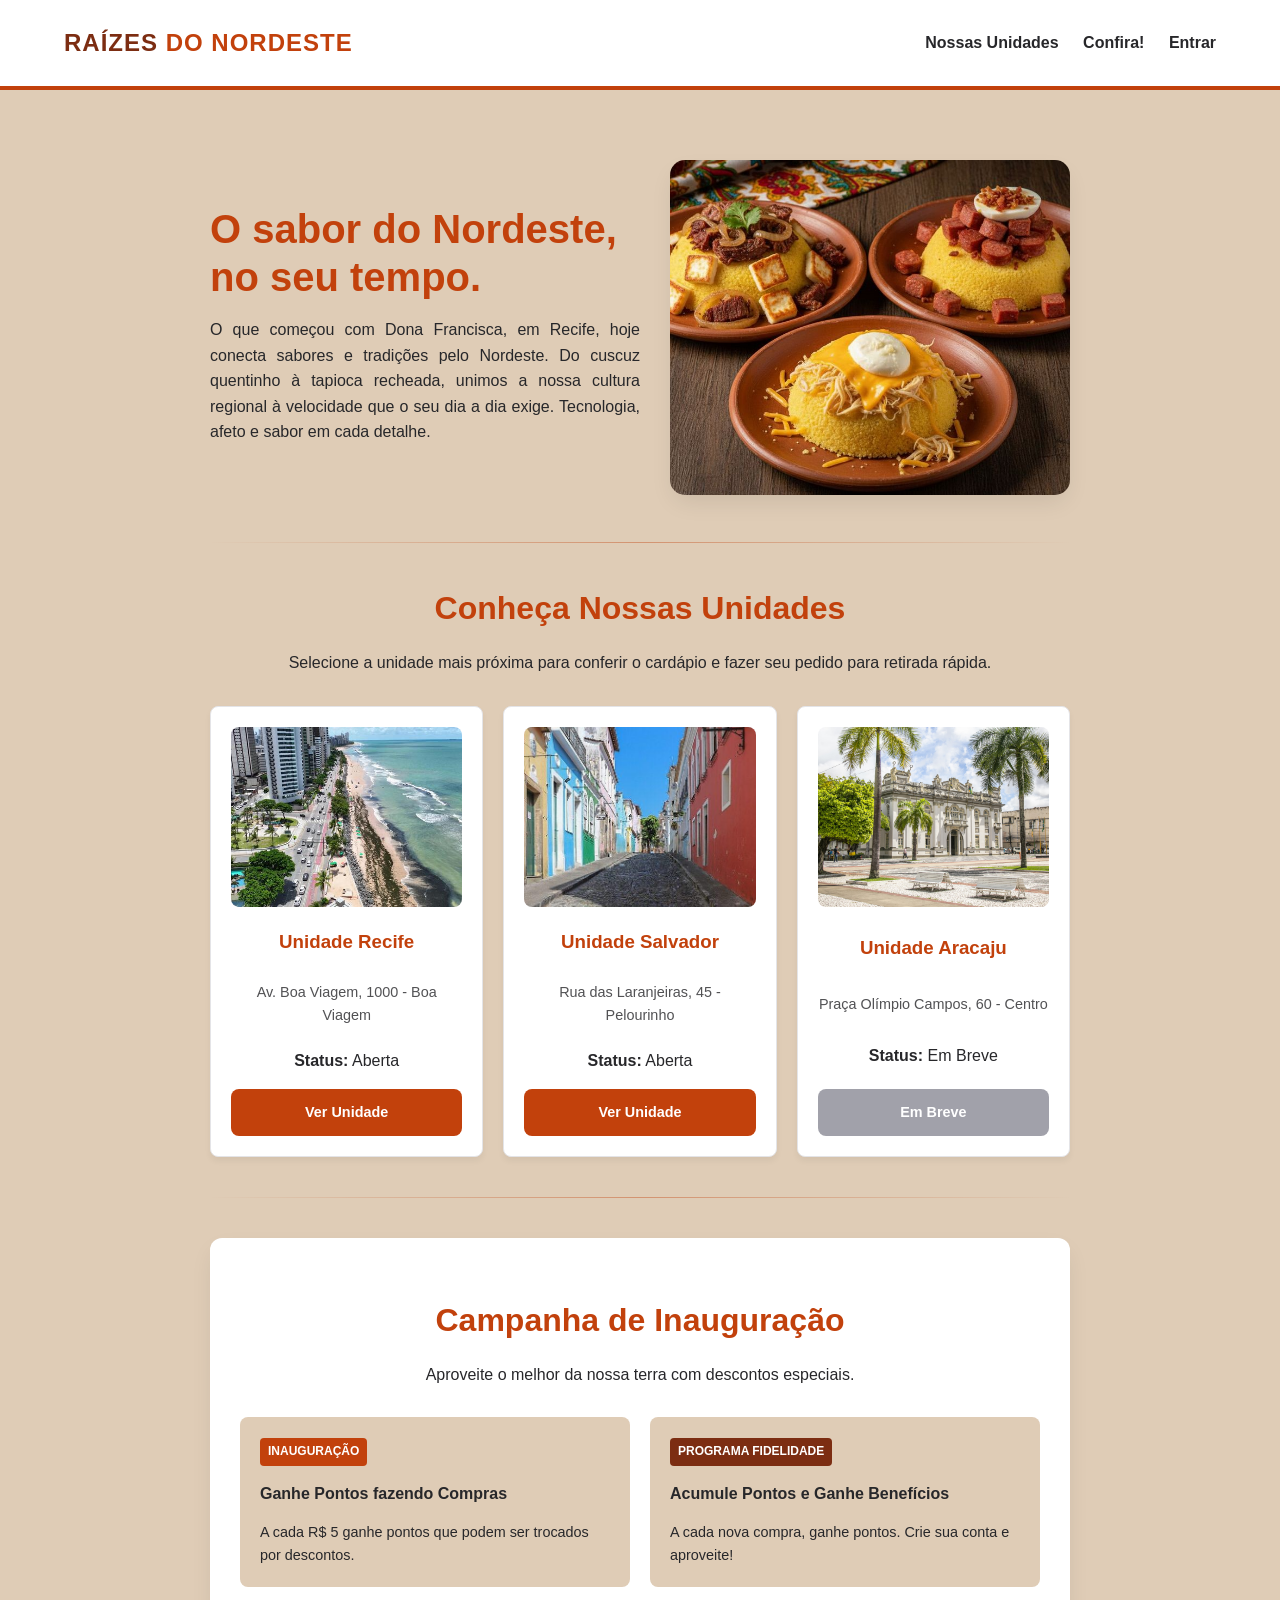
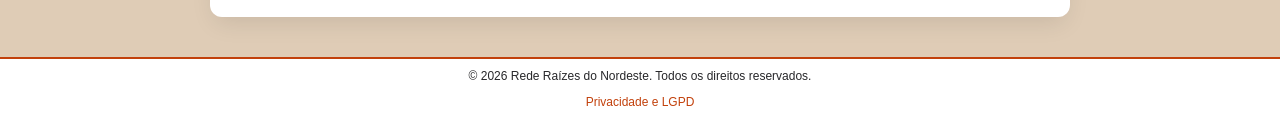
<file: index.html>
<!DOCTYPE html>
<html lang="pt-BR">
<head>
    <meta charset="UTF-8">
    <meta name="viewport" content="width=device-width, initial-scale=1.0">
    <title>Raízes do Nordeste | Tradição e Tecnologia</title>
    <link rel="stylesheet" href="style.css">
    <link rel="stylesheet" href="responsive.css">
</head>
<body>

    <header class="topo-plataforma">
        <div class="identidade-marca">
            <h2>RAÍZES <span>DO NORDESTE</span></h2>
        </div>
        <nav class="menu-navegacao">
            <a href="#unidades">Nossas Unidades</a>
            <a href="#promocoes">Confira!</a>
            <a href="carrinho.html" id="item-carrinho" class="link-carrinho-topo">Carrinho</a>
            <a href="login.html" id="link-acesso">Entrar</a>
            <a href="login.html" id="link-sair" onclick="localStorage.removeItem('usuarioLogado')">Sair</a>
        </nav>
    </header>

    <main class="container-principal">
        
        <section class="secao-hero">
            <div class="texto-chamada">
                <h1 class="titulo-principal">O sabor do Nordeste, <br>no seu tempo.</h1>
                <p class="texto-principal">
                    O que começou com Dona Francisca, em Recife, hoje conecta sabores e tradições pelo Nordeste.
                    Do cuscuz quentinho à tapioca recheada, unimos a nossa cultura regional à velocidade que o seu dia a dia exige.
                    Tecnologia, afeto e sabor em cada detalhe.
                </p>
            </div>
            <div class="imagem-destaque">
                <img src="imagens/cuscuz.jpg" alt="Cuscuz Nordestino">
            </div>
        </section>

        <hr class="divisor-secao">
            <section id="unidades" class="secao-unidades">
                <div class="bloco-cabecalho">
                    <h2>Conheça Nossas Unidades</h2>
                    <p>Selecione a unidade mais próxima para conferir o cardápio e fazer seu pedido para retirada rápida.</p>
                </div>

                <div class="grade-produtos">
                    <div class="card-produto card-unidade">
                        <img src="imagens/boa viagem.jpg" alt="Boa Viagem, Recife" class="imagem-unidade">
                        <h3>Unidade Recife</h3>
                        <p class="endereco">Av. Boa Viagem, 1000 - Boa Viagem</p>
                        <p class="status"><strong>Status:</strong> Aberta</p>
                        <a href="unidade-recife.html" class="btn-acao-primaria btn-link-bloco">Ver Unidade</a>
                    </div>

                    <div class="card-produto card-unidade">
                        <img src="imagens/pelourinho.jpg" alt="Pelourinho, Salvador" class="imagem-unidade">
                        <h3>Unidade Salvador</h3>
                        <p class="endereco">Rua das Laranjeiras, 45 - Pelourinho</p>
                        <p class="status"><strong>Status:</strong> Aberta</p>
                        <a href="unidade-salvador.html" class="btn-acao-primaria btn-link-bloco">Ver Unidade</a>
                    </div>

                    <div class="card-produto card-unidade card-indisponivel">
                        <img src="imagens/olimpio campos.jpg" alt="Praça Olímpio Campos, Aracaju" class="imagem-unidade">
                        <h3>Unidade Aracaju</h3>
                        <p class="endereco">Praça Olímpio Campos, 60 - Centro</p>
                        <p class="status"><strong>Status:</strong> Em Breve</p>
                        <a href="#" class="btn-acao-primaria btn-link-bloco btn-desativado">Em Breve</a>
                    </div>
                </div>
            </section>
        <hr class="divisor-secao">

        <section id="promocoes" class="secao-promocoes">
            <div class="bloco-cabecalho">
                <h2>Campanha de Inauguração</h2>
                <p>Aproveite o melhor da nossa terra com descontos especiais.</p>
            </div>

            <div class="grade-promocoes">
                <div class="card-promo">
                    <span class="tag-promo tag-laranja">INAUGURAÇÃO</span>
                    <h4>Ganhe Pontos fazendo Compras</h4>
                    <p>A cada R$ 5 ganhe pontos que podem ser trocados por descontos.</p>
                </div>
                
                <div class="card-promo">
                    <span class="tag-promo tag-marrom">PROGRAMA FIDELIDADE</span>
                    <h4>Acumule Pontos e Ganhe Benefícios</h4>
                    <p>A cada nova compra, ganhe pontos. Crie sua conta e aproveite!</p>
                </div>
            </div>
        </section>

    </main>

    <footer class="rodape-plataforma">
        <p>&copy; 2026 Rede Raízes do Nordeste. Todos os direitos reservados.</p>
        <nav class="links-auxiliares">
            <a href="privacidade.html">Privacidade e LGPD</a>
        </nav>
    </footer>

    <script src="authcheck.js"></script>

</body>
</html>
</file>
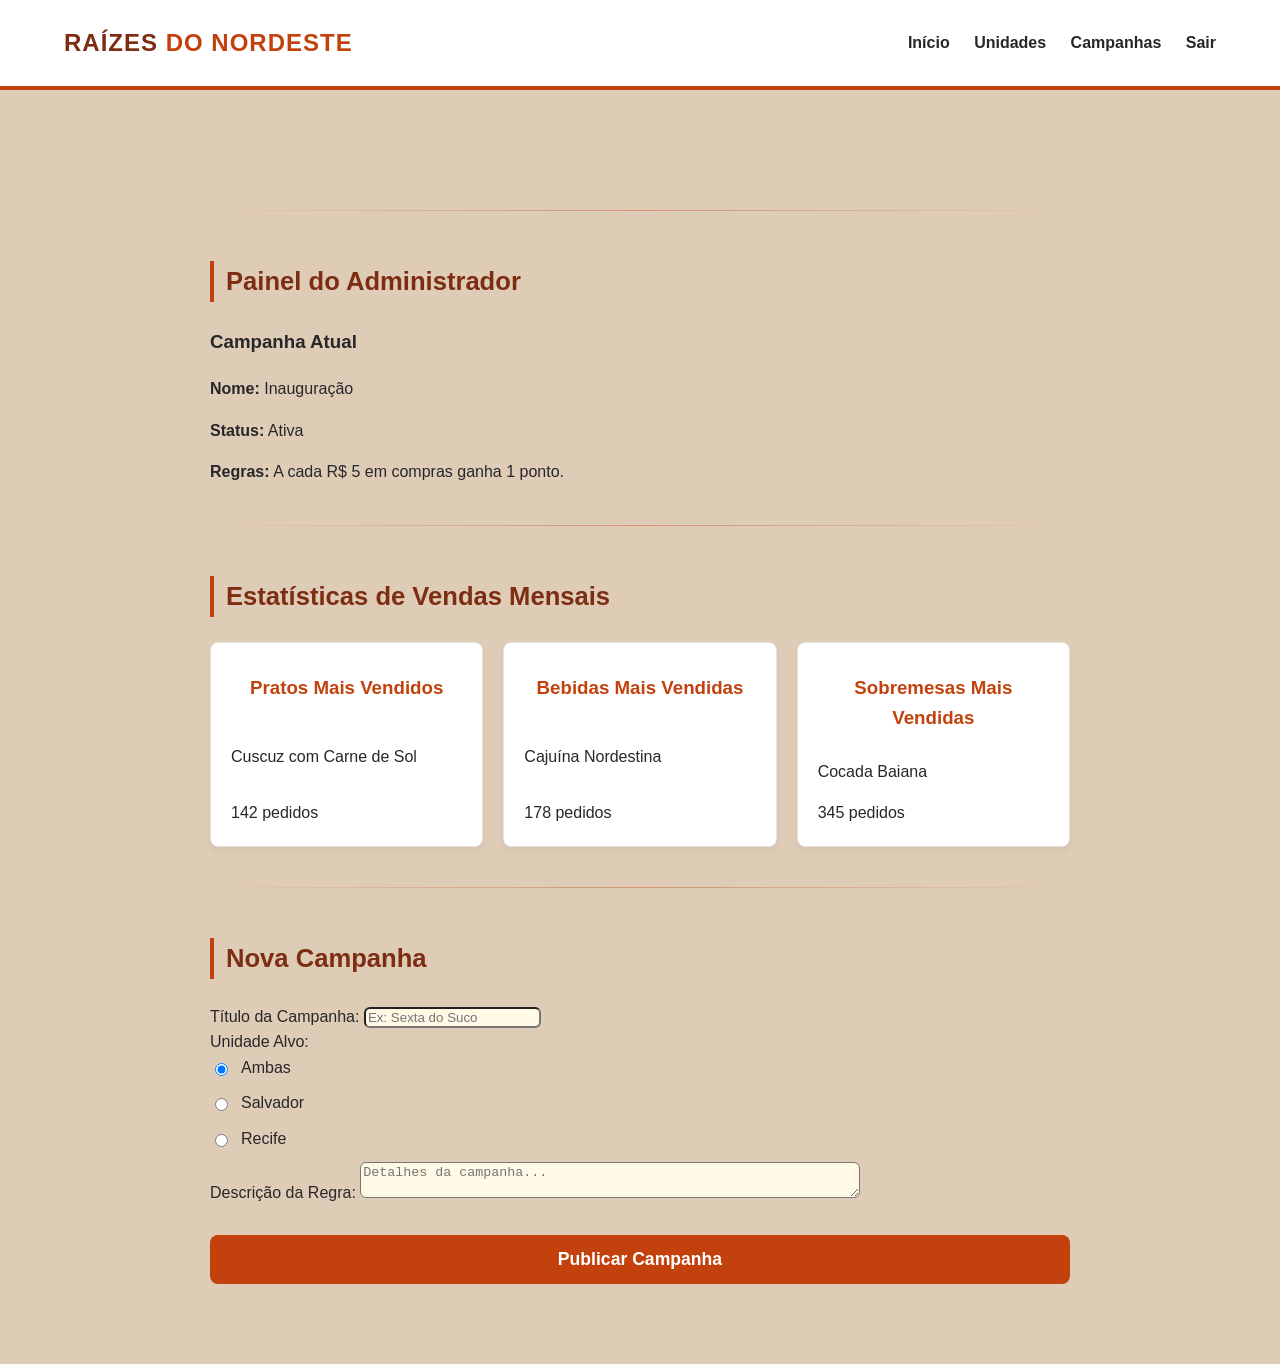
<file: admin.html>
<!DOCTYPE html>
<html lang="pt-br">
<head>
    <meta charset="UTF-8">
    <meta name="viewport" content="width=device-width, initial-scale=1.0">
    <title>Painel Administrativo | Raízes do Nordeste</title>
    <link rel="stylesheet" href="style.css">
    <link rel="stylesheet" href="responsive.css">

</head>
<body>

    <header class="topo-plataforma">
        <div class="identidade-marca">
            <h2>RAÍZES <span>DO NORDESTE</span></h2>
        </div>
        <nav class="menu-navegacao">
            <a href="index.html">Início</a>
            <a href="index.html#unidades">Unidades</a>
            <a href="index.html#promocoes">Campanhas</a>
            <a href="login.html">Sair</a>
        </nav>
    </header>

    <main class="conteudo-principal">
        <hr class="divisor-secao">
        
        <h2 class="titulo-categoria-unidade">Painel do Administrador</h2>

        <section class="box-fidelidade-carrinho">
            <h3>Campanha Atual</h3>
            <p><strong>Nome:</strong> Inauguração</p>
            <p><strong>Status:</strong> Ativa</p>
            <p><strong>Regras:</strong> A cada R$ 5 em compras ganha 1 ponto.</p>
        </section>

        <hr class="divisor-secao">

        <h2 class="titulo-categoria-unidade">Estatísticas de Vendas Mensais</h2>
        
        <section class="grade-produtos">
            
            <div class="card-produto card-unidade">
                <h3>Pratos Mais Vendidos</h3>
                <p class="descricao-prato">Cuscuz com Carne de Sol</p>
                <div class="info-preco-pontos">
                    <span class="preco">142 pedidos</span>
                </div>
            </div>

            <div class="card-produto card-unidade">
                <h3>Bebidas Mais Vendidas</h3>
                <p class="descricao-prato">Cajuína Nordestina</p>
                <div class="info-preco-pontos">
                    <span class="preco">178 pedidos</span>
                </div>
            </div>

            <div class="card-produto card-unidade">
                <h3>Sobremesas Mais Vendidas</h3>
                <p class="descricao-prato">Cocada Baiana</p>
                <div class="info-preco-pontos">
                    <span class="preco">345 pedidos</span>
                </div>
            </div>

        </section>

        <hr class="divisor-secao">

        <h2 class="titulo-categoria-unidade">Nova Campanha</h2>
        
        <section>
            <form onsubmit="return false;">
                
                <div>
                    <label>Título da Campanha:</label>
                    <input class="titulo-camp" type="text" placeholder="Ex: Sexta do Suco">
                </div>

                <div>
                    <label>Unidade Alvo:</label>
                    <label class="grupo-radio">
                        <input type="radio" name="unidade" checked> <span>Ambas</span>
                    </label>
                    <label class="grupo-radio">
                        <input type="radio" name="unidade"> <span>Salvador</span>
                    </label>
                    <label class="grupo-radio">
                        <input type="radio" name="unidade"> <span>Recife</span>
                    </label>
                </div>

                <div>
                    <label>Descrição da Regra:</label>
                    <textarea class="teste" placeholder="Detalhes da campanha..."></textarea>
                </div>

                <button class="btn-publi-camp">
                    Publicar Campanha
                </button>
            </form>
        </section>

    </main>

</body>
</html>
</file>
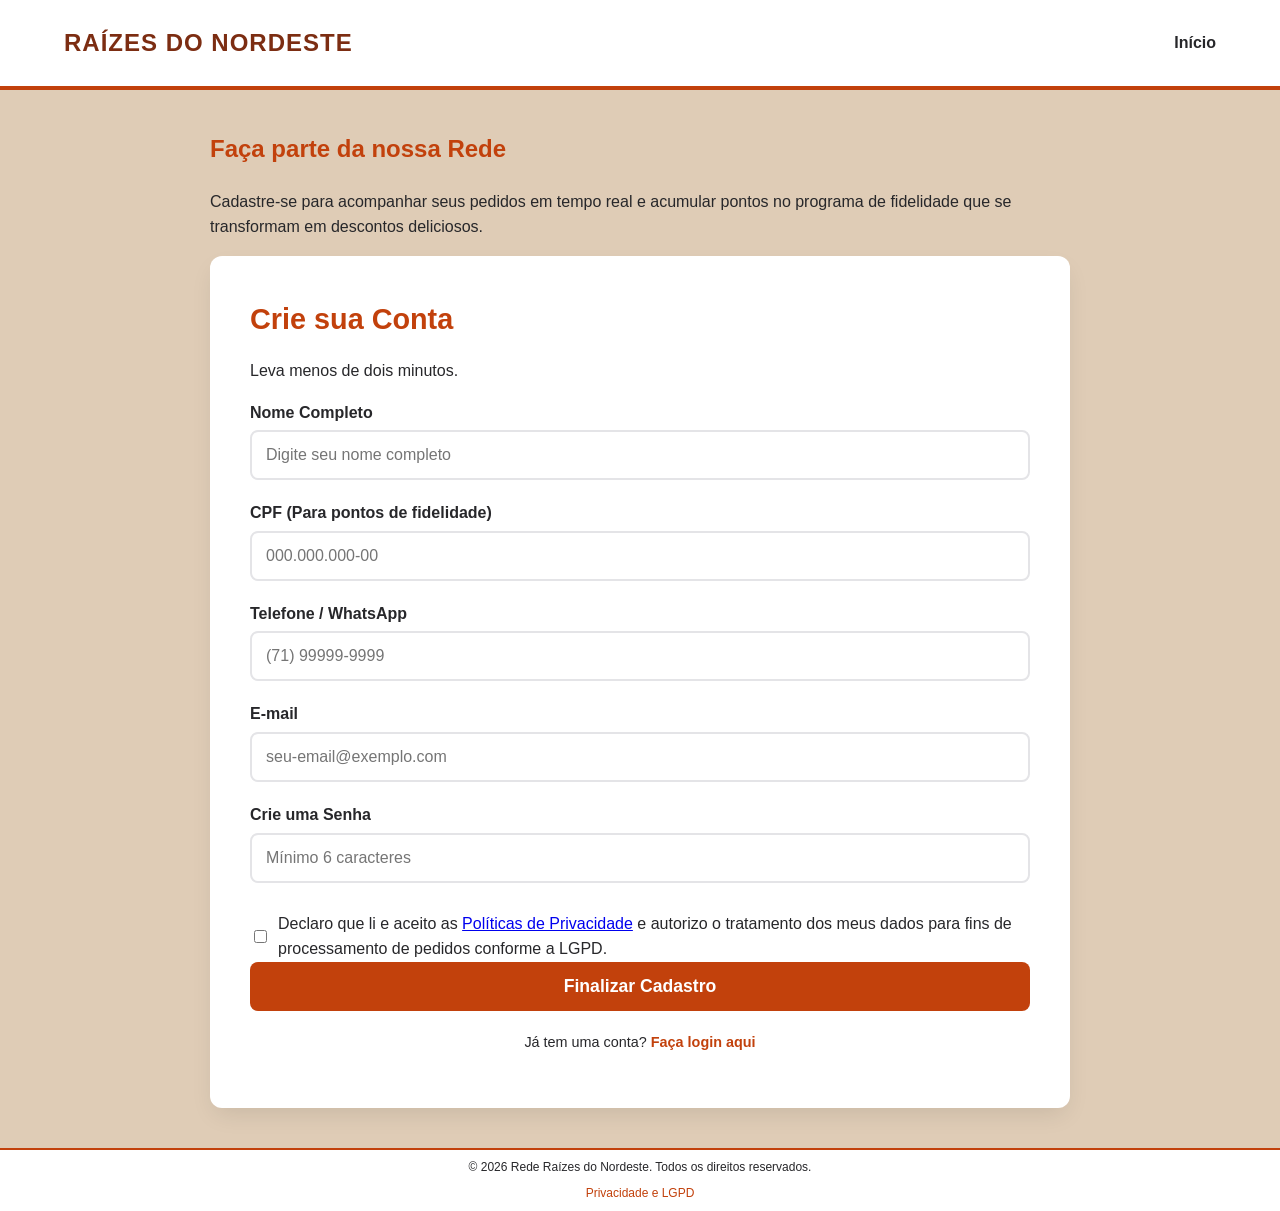
<file: cadastro.html>
<!DOCTYPE html>
<html lang="pt-BR">
<head>
    <meta charset="UTF-8">
    <meta name="viewport" content="width=device-width, initial-scale=1.0">
    <title>Cadastro de Cliente | Raízes do Nordeste</title>
    <link rel="stylesheet" href="style.css">
    <link rel="stylesheet" href="responsive.css">
</head>
<body>

    <header class="topo-plataforma">
        <div class="identidade-marca">
            <h2>RAÍZES DO NORDESTE</h2>
        </div>
        <nav class="menu-navegacao">
            <a href="index.html">Início</a>
        </nav>
    </header>

    <main class="container-principal">
        <section class="conteudo-introducao">
            <h1 class="titulo-marca">Faça parte da nossa Rede</h1>
            <p class="texto-institucional">
                Cadastre-se para acompanhar seus pedidos em tempo real e acumular pontos no programa de fidelidade que se transformam em descontos deliciosos.
            </p>
        </section>

        <section class="card-login-customizado">
            <div class="cabecalho-formulario">
                <h3>Crie sua Conta</h3>
                <p class="subtitulo-formulario">Leva menos de dois minutos.</p>
            </div>

            <form id="form-cadastro" class="formulario-acesso">
                
                <div class="grupo-campo">
                    <label for="cadastro-nome">Nome Completo</label>
                    <input type="text" id="cadastro-nome" placeholder="Digite seu nome completo" required>
                </div>

                <div class="grupo-campo">
                    <label for="cadastro-cpf">CPF (Para pontos de fidelidade)</label>
                    <input type="text" id="cadastro-cpf" placeholder="000.000.000-00" maxlength="14" required>
                </div>

                <div class="grupo-campo">
                    <label for="cadastro-telefone">Telefone / WhatsApp</label>
                    <input type="tel" id="cadastro-telefone" placeholder="(71) 99999-9999" required>
                </div>

                <div class="grupo-campo">
                    <label for="cadastro-email">E-mail</label>
                    <input type="email" id="cadastro-email" placeholder="seu-email@exemplo.com" required>
                </div>

                <div class="grupo-campo">
                    <label for="cadastro-senha">Crie uma Senha</label>
                    <input type="password" id="cadastro-senha" placeholder="Mínimo 6 caracteres" minlength="6" required>
                </div>

                <div class="grupo-campo-checkbox">
                    <input type="checkbox" id="aceite-lgpd" required>
                    <label for="aceite-lgpd" class="label-checkbox">
                        Declaro que li e aceito as <a href="privacidade.html" target="_blank">Políticas de Privacidade</a> e autorizo o tratamento dos meus dados para fins de processamento de pedidos conforme a LGPD.
                    </label>
                </div>

                <button type="submit" class="btn-acao-primaria">Finalizar Cadastro</button>
            </form>

            <div class="alternativa-login">
                <p>Já tem uma conta? <a href="login.html" class="link-cadastro">Faça login aqui</a></p>
            </div>
        </section>
    </main>

    <footer class="rodape-plataforma">
        <p>&copy; 2026 Rede Raízes do Nordeste. Todos os direitos reservados.</p>
        <nav class="links-auxiliares">
            <a href="privacidade.html">Privacidade e LGPD</a>
        </nav>
    </footer>

</body>
</html>
</file>
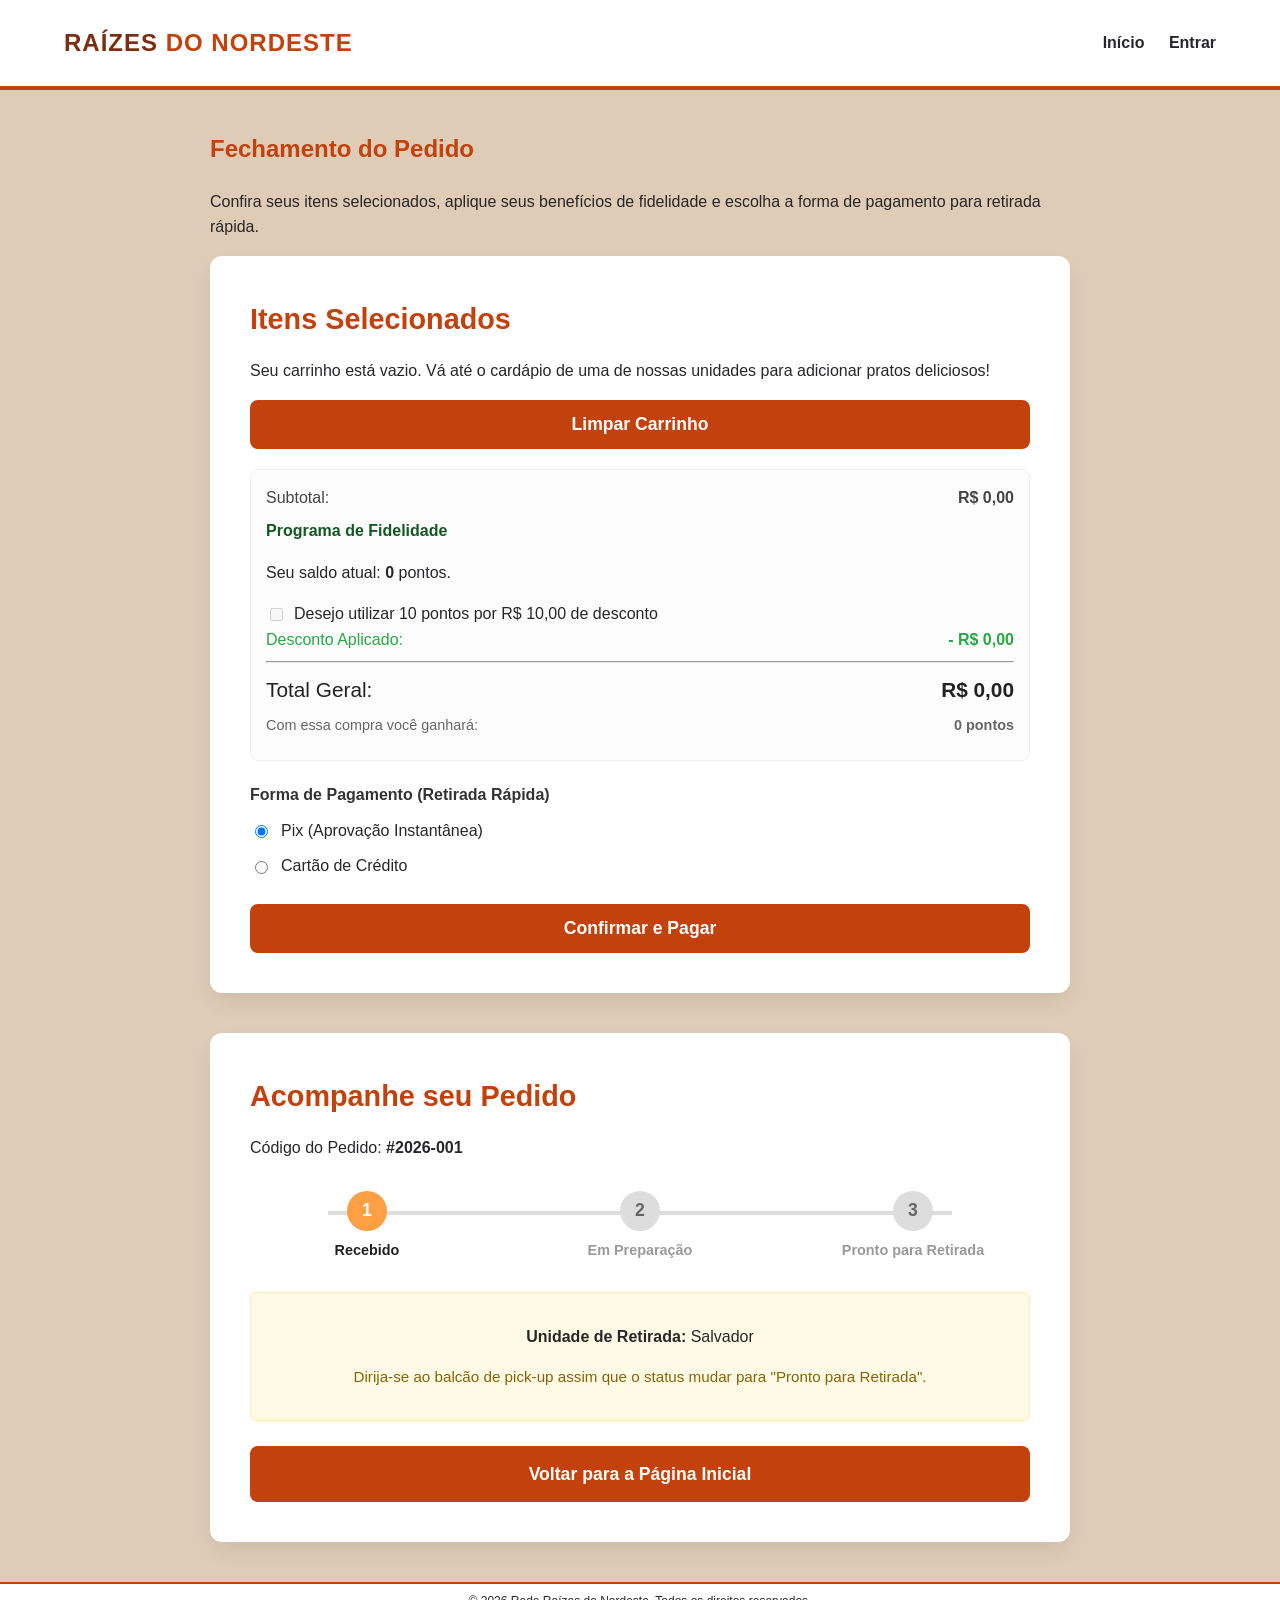
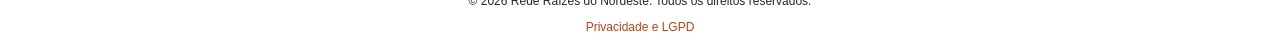
<file: carrinho.html>
<!DOCTYPE html>
<html lang="pt-BR">
<head>
    <meta charset="UTF-8">
    <meta name="viewport" content="width=device-width, initial-scale=1.0">
    <title>Meu Carrinho | Raízes do Nordeste</title>
    <link rel="stylesheet" href="style.css">
    <link rel="stylesheet" href="responsive.css">
</head>
<body>

    <header class="topo-plataforma">
        <div class="identidade-marca">
            <h2>RAÍZES <span>DO NORDESTE</span></h2>
        </div>
        <nav class="menu-navegacao">
            <a href="index.html">Início</a>
            <a href="login.html" id="link-acesso">Entrar</a>
        </nav>
    </header>

    <main class="container-principal">
        <section class="conteudo-introducao">
            <h1 class="titulo-marca">Fechamento do Pedido</h1>
            <p class="texto-institucional">
                Confira seus itens selecionados, aplique seus benefícios de fidelidade e escolha a forma de pagamento para retirada rápida.
            </p>
        </section>

        <section id="secao-carrinho" class="card-login-customizado">
            <div class="cabecalho-formulario">
                <h3>Itens Selecionados</h3>
            </div>

            <div id="lista-itens-carrinho">
                <p class="carrinho-vazio-msg">Seu carrinho está vazio. Vá até o cardápio de uma de nossas unidades para adicionar pratos deliciosos!</p>
            </div>

            <div class="acoes-carrinho">
                <button id="btn-limpar-carrinho" class="btn-secundario">
                    Limpar Carrinho
                </button>
            </div>

            <div class="resumo-valores">
                <div class="linha-resumo">
                    <span>Subtotal:</span>
                    <strong id="valor-subtotal">R$ 0,00</strong>
                </div>
                
                <div id="bloco-resgate-fidelidade" class="box-fidelidade-carrinho">
                    <h4>Programa de Fidelidade</h4>
                    <p>Seu saldo atual: <strong id="saldo-pontos-carrinho">0</strong> pontos.</p>
                    <div class="grupo-campo-checkbox">
                        <input type="checkbox" id="chk-usar-pontos">
                        <label for="chk-usar-pontos">Desejo utilizar 10 pontos por R$ 10,00 de desconto</label>
                    </div>
                </div>

                <div class="linha-resumo desconto-linha">
                    <span>Desconto Aplicado:</span>
                    <strong id="valor-desconto">- R$ 0,00</strong>
                </div>
                <hr>
                <div class="linha-resumo total-linha">
                    <span>Total Geral:</span>
                    <strong id="valor-total">R$ 0,00</strong>
                </div>
                <div class="linha-resumo pontos-ganhos-linha">
                    <span>Com essa compra você ganhará:</span>
                    <strong id="pontos-a-ganhar">0 pontos</strong>
                </div>
            </div>

            <div class="formas-pagamento">
                <h4>Forma de Pagamento (Retirada Rápida)</h4>
                <div class="grupo-radio">
                    <input type="radio" id="pag-pix" name="forma-pagamento" value="Pix" checked>
                    <label for="pag-pix">Pix (Aprovação Instantânea)</label>
                </div>
                <div class="grupo-radio">
                    <input type="radio" id="pag-cartao" name="forma-pagamento" value="Cartão de Crédito">
                    <label for="pag-cartao">Cartão de Crédito</label>
                </div>
            </div>

            <button id="btn-finalizar-compra" class="btn-acao-primaria">Confirmar e Pagar</button>
        </section>

        <section id="secao-status-pedido" class="card-login-customizado visualmente-oculto">
            <div class="cabecalho-formulario">
                <h3>Acompanhe seu Pedido</h3>
                <p class="subtitulo-formulario">Código do Pedido: <strong id="codigo-pedido">#2026-001</strong></p>
            </div>

            <div class="linha-tempo-status">
                <div class="passo-status ativo" id="status-recebido">
                    <div class="circulo-status">1</div>
                    <span>Recebido</span>
                </div>
                <div class="passo-status" id="status-preparacao">
                    <div class="circulo-status">2</div>
                    <span>Em Preparação</span>
                </div>
                <div class="passo-status" id="status-pronto">
                    <div class="circulo-status">3</div>
                    <span>Pronto para Retirada</span>
                </div>
            </div>

            <div class="box-instrucoes-retirada">
                <p><strong>Unidade de Retirada:</strong> <span id="unidade-selecionada">Salvador</span></p>
                <p class="aviso-retirada">Dirija-se ao balcão de pick-up assim que o status mudar para "Pronto para Retirada".</p>
            </div>

            <a href="index.html" class="btn-acao-primaria text-center-link">Voltar para a Página Inicial</a>
        </section>
    </main>

    <footer class="rodape-plataforma">
        <p>&copy; 2026 Rede Raízes do Nordeste. Todos os direitos reservados.</p>
        <nav class="links-auxiliares">
            <a href="privacidade.html">Privacidade e LGPD</a>
        </nav>
    </footer>

    <script src="authcheck.js"></script>
    <script src="carrinho.js"></script>
</body>
</html>
</file>
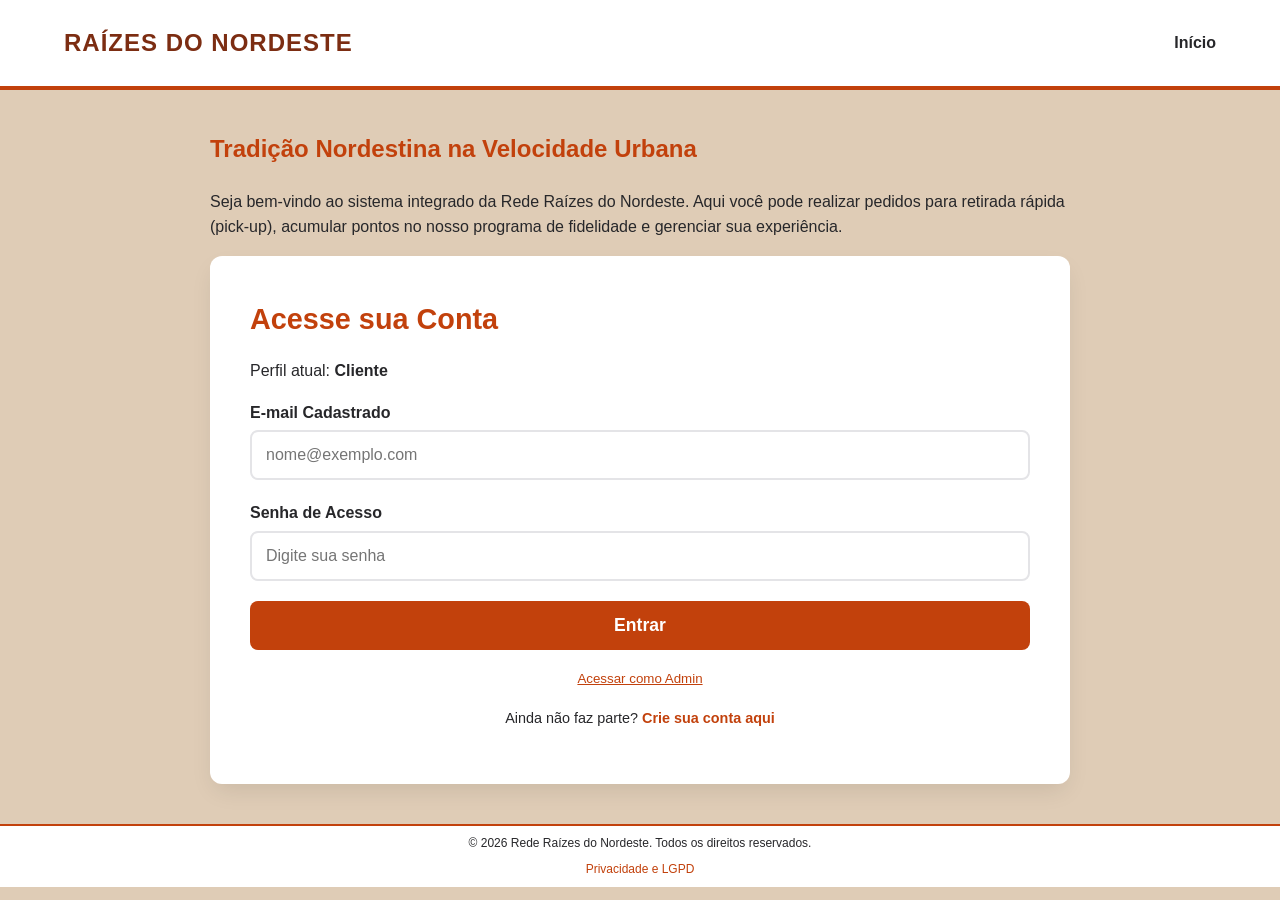
<file: login.html>
<!DOCTYPE html>
<html lang="pt-BR">
<head>
    <meta charset="UTF-8">
    <meta name="viewport" content="width=device-width, initial-scale=1.0">
    <title>Raízes do Nordeste - Painel de Acesso</title>
    <link rel="stylesheet" href="style.css">
    <link rel="stylesheet" href="responsive.css">
</head>
<body>

    <header class="topo-plataforma">
        <div class="identidade-marca">
            <h2>RAÍZES DO NORDESTE</h2>
        </div>
        <nav class="menu-navegacao">
            <a href="index.html">Início</a>
        </nav>
    </header>

    <main class="container-principal">
        <section class="conteudo-introducao">
            <h1 class="titulo-marca">Tradição Nordestina na Velocidade Urbana</h1>
            <p class="texto-institucional">
                Seja bem-vindo ao sistema integrado da Rede Raízes do Nordeste. 
                Aqui você pode realizar pedidos para retirada rápida (pick-up), 
                acumular pontos no nosso programa de fidelidade e gerenciar sua experiência.
            </p>
        </section>

        <section class="card-login-customizado">
            <div class="cabecalho-formulario">
                <h3>Acesse sua Conta</h3>
                <p class="subtitulo-formulario">Perfil atual: <strong id="tipo-usuario">Cliente</strong></p>
            </div>

            <form id="form-login" class="formulario-acesso">
                <div class="grupo-campo">
                    <label for="campo-email">E-mail Cadastrado</label>
                    <input type="email" id="campo-email" placeholder="nome@exemplo.com" required>
                </div>

                <div class="grupo-campo">
                    <label for="campo-senha">Senha de Acesso</label>
                    <input type="password" id="campo-senha" placeholder="Digite sua senha" required>
                </div>

                <button type="submit" class="btn-acao-primaria">Entrar</button>
            </form>

            <div class="controles-alternancia">
                <button id="toggle-admin" class="btn-link-secundario">Acessar como Admin</button>
            </div>

            <div class="alternativa-login">
                <p>Ainda não faz parte? <a href="cadastro.html" class="link-cadastro">Crie sua conta aqui</a></p>
            </div>
        </section>
    </main>

    <footer class="rodape-plataforma">
        <p>&copy; 2026 Rede Raízes do Nordeste. Todos os direitos reservados.</p>
        <nav class="links-auxiliares">
            <a href="privacidade.html">Privacidade e LGPD</a>
        </nav>
    </footer>

    <script src="script.js"></script>
</body>
</html>
</file>
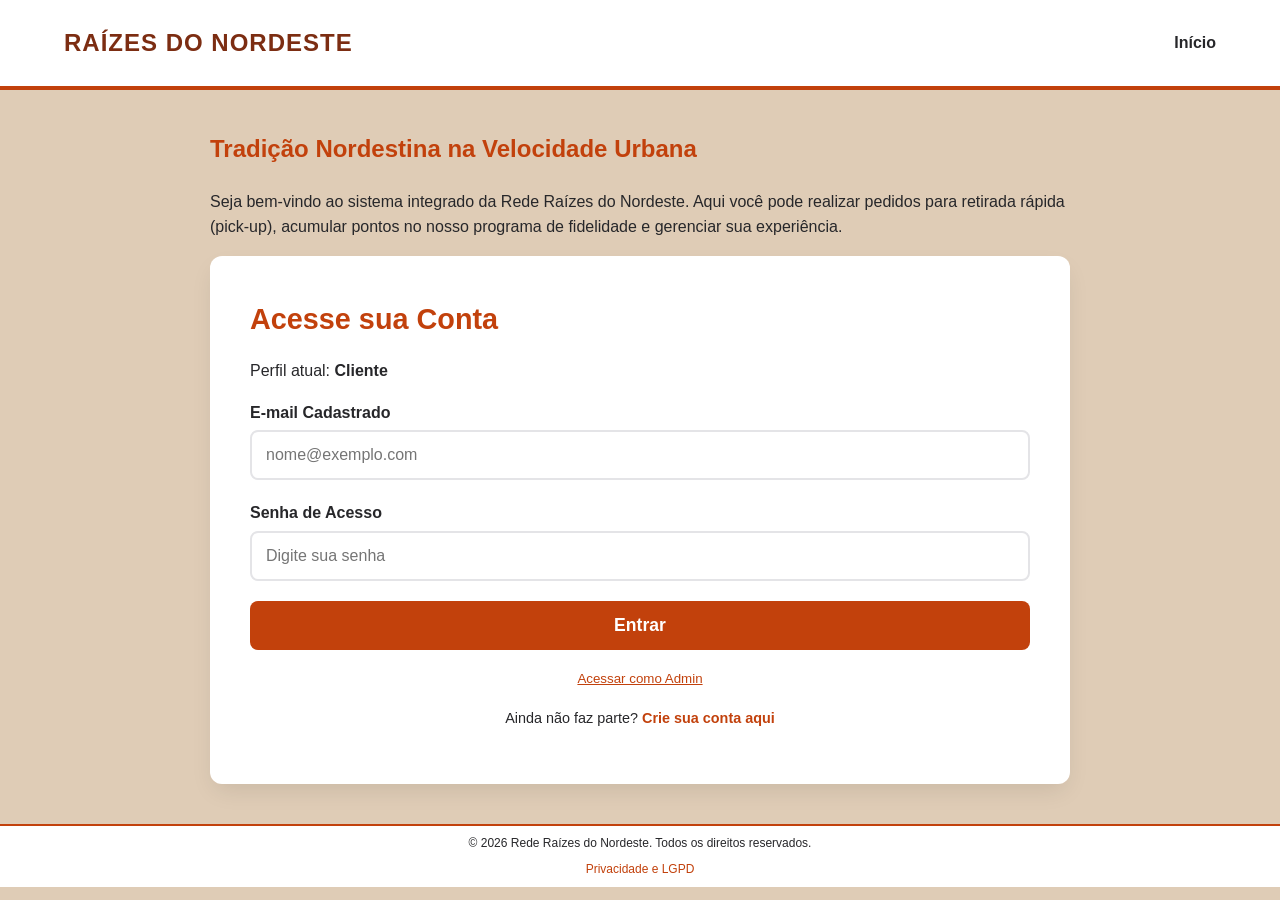
<file: perfilusuario.html>
<!DOCTYPE html>
<html lang="pt-BR">
<head>
    <meta charset="UTF-8">
    <meta name="viewport" content="width=device-width, initial-scale=1.0">
    <title>Meu Perfil | Raízes do Nordeste</title>
    <link rel="stylesheet" href="style.css">
    <link rel="stylesheet" href="responsive.css">
</head>
<body>

    <header class="topo-plataforma">
        <div class="identidade-marca">
            <h2>RAÍZES DO NORDESTE</h2>
        </div>
        <nav class="menu-navegacao">
            <a href="index.html">Início</a>
            <a href="#" id="btn-logout" class="link-sair">Sair</a>
        </nav>
    </header>

    <main class="container-principal">
        <section class="conteudo-introducao">
            <h1 class="titulo-marca">Bem-vindo à sua Área Exclusiva</h1>
            <p class="texto-institucional">
                Aqui você confere suas informações cadastrais e acompanha seu saldo no nosso Programa de Fidelidade.
            </p>
        </section>

        <section class="card-login-customizado">
            <div class="cabecalho-formulario">
                <h3>Dados do Cliente</h3>
                <p class="subtitulo-formulario">Sua conta na rede Raízes do Nordeste</p>
            </div>

            <div class="dados-perfil">
                <div class="grupo-campo">
                    <label>Nome Completo:</label>
                    <p id="perfil-nome">Carregando...</p>
                </div>

                <div class="grupo-campo">
                    <label>E-mail de Acesso:</label>
                    <p id="perfil-email">Carregando...</p>
                </div>

                <div class="grupo-campo">
                    <label>Telefone / WhatsApp:</label>
                    <p id="perfil-telefone">Carregando...</p>
                </div>
            </div>

            <div class="box-fidelidade">
                <h4>Seus Pontos de Fidelidade</h4>
                <p id="perfil-pontos">0</p>
                <small>Cada ponto vale desconto em suas próximas compras!</small>
            </div>

        </section>
    </main>

    <footer class="rodape-plataforma">
        <p>&copy; 2026 Rede Raízes do Nordeste. Todos os direitos reservados.</p>
        <nav class="links-auxiliares">
            <a href="privacidade.html">Privacy e LGPD</a>
        </nav>
    </footer>

    <script src="usuario.js"></script>
    <script src="authcheck.js"></script>
</body>
</html>
</file>
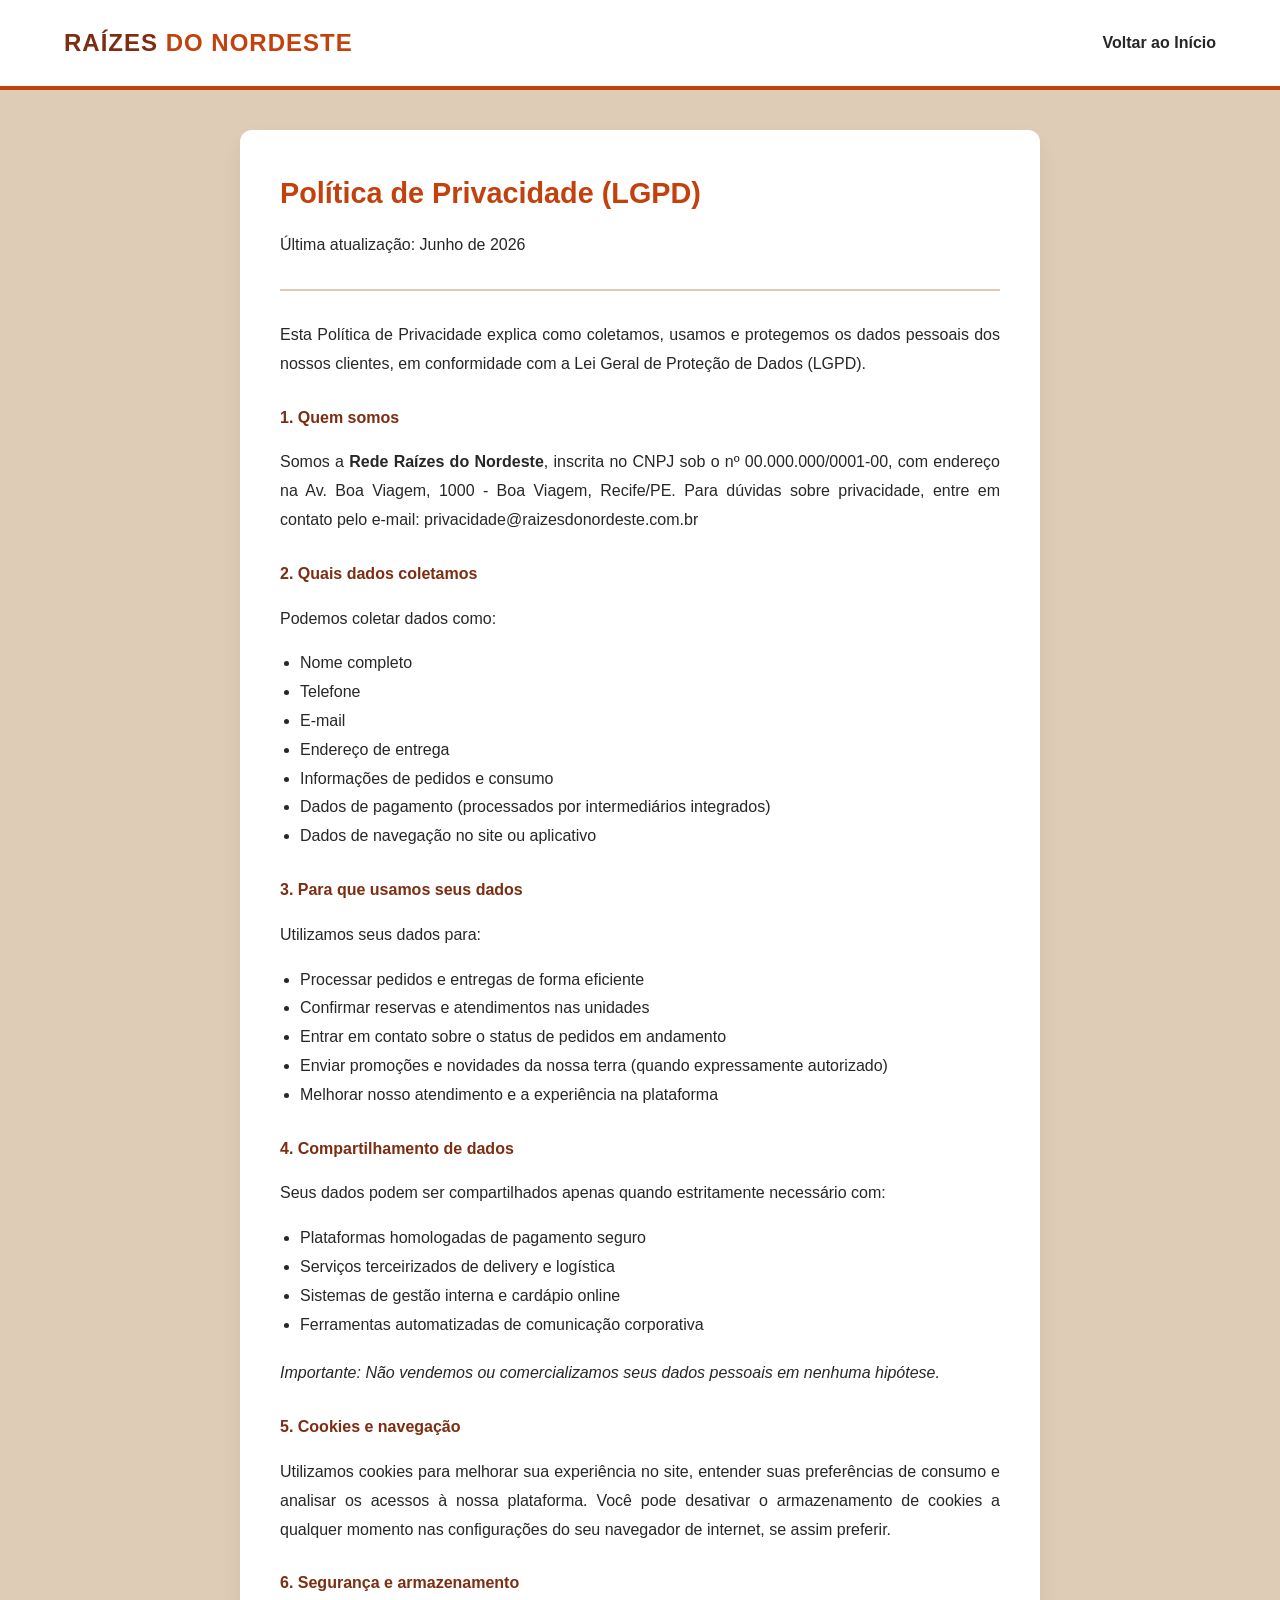
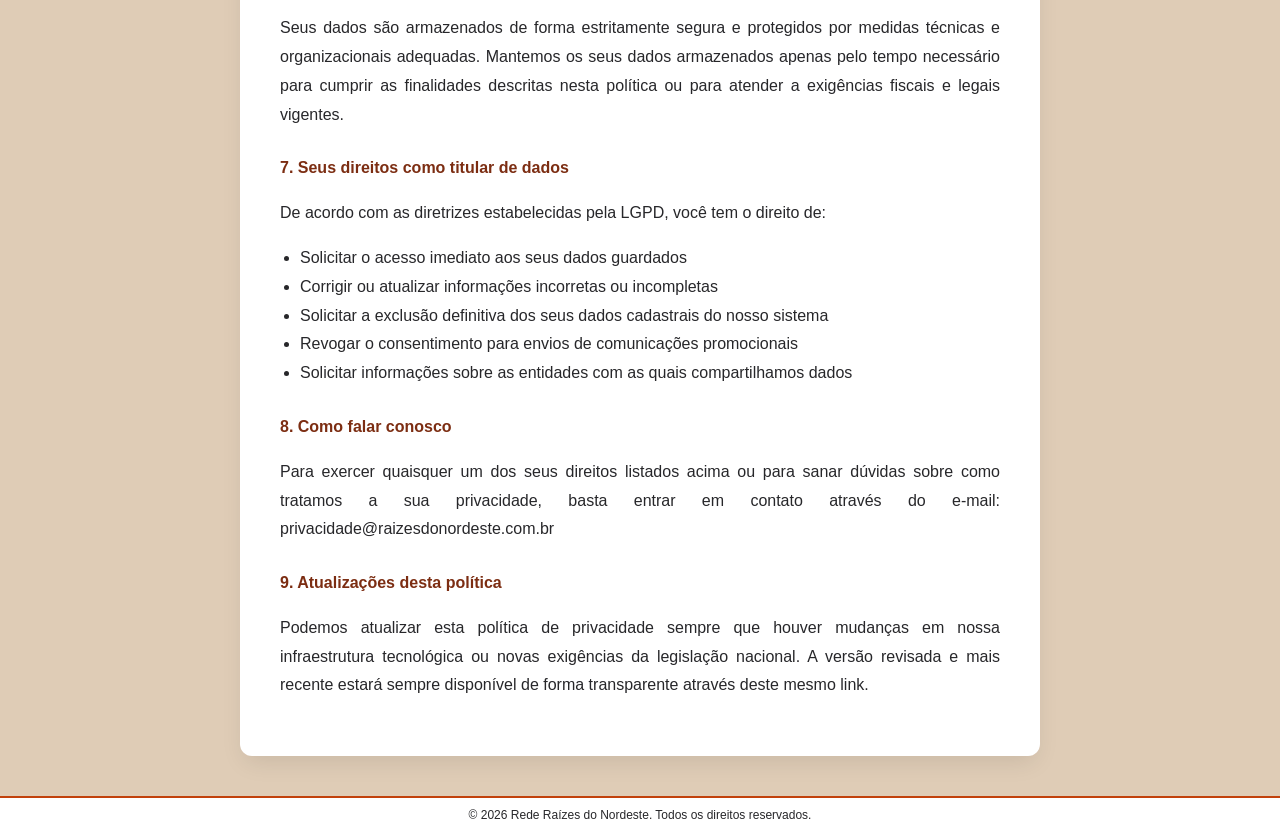
<file: privacidade.html>
<!DOCTYPE html>
<html lang="pt-BR">
<head>
    <meta charset="UTF-8">
    <meta name="viewport" content="width=device-width, initial-scale=1.0">
    <title>Política de Privacidade | Raízes do Nordeste</title>
    <link rel="stylesheet" href="style.css">
    <link rel="stylesheet" href="responsive.css">
</head>
<body>

    <header class="topo-plataforma">
        <div class="identidade-marca">
            <a href="index.html" class="link-marca">
                <h2>RAÍZES <span>DO NORDESTE</span></h2>
            </a>
        </div>
        <nav class="menu-navegacao">
            <a href="index.html">Voltar ao Início</a>
        </nav>
    </header>

    <main class="container-principal">
        
        <section class="card-login-customizado card-privacidade">
            
            <div class="cabecalho-formulario cabecalho-privacidade">
                <h3>Política de Privacidade (LGPD)</h3>
                <p class="subtitulo-formulario">Última atualização: Junho de 2026</p>
            </div>

            <div class="conteudo-privacidade">
                <p>Esta Política de Privacidade explica como coletamos, usamos e protegemos os dados pessoais dos nossos clientes, em conformidade com a Lei Geral de Proteção de Dados (LGPD).</p>

                <h4>1. Quem somos</h4>
                <p>Somos a <strong>Rede Raízes do Nordeste</strong>, inscrita no CNPJ sob o nº 00.000.000/0001-00, com endereço na Av. Boa Viagem, 1000 - Boa Viagem, Recife/PE. Para dúvidas sobre privacidade, entre em contato pelo e-mail: privacidade@raizesdonordeste.com.br</p>

                <h4>2. Quais dados coletamos</h4>
                <p>Podemos coletar dados como:</p>
                <ul>
                    <li>Nome completo</li>
                    <li>Telefone</li>
                    <li>E-mail</li>
                    <li>Endereço de entrega</li>
                    <li>Informações de pedidos e consumo</li>
                    <li>Dados de pagamento (processados por intermediários integrados)</li>
                    <li>Dados de navegação no site ou aplicativo</li>
                </ul>

                <h4>3. Para que usamos seus dados</h4>
                <p>Utilizamos seus dados para:</p>
                <ul>
                    <li>Processar pedidos e entregas de forma eficiente</li>
                    <li>Confirmar reservas e atendimentos nas unidades</li>
                    <li>Entrar em contato sobre o status de pedidos em andamento</li>
                    <li>Enviar promoções e novidades da nossa terra (quando expressamente autorizado)</li>
                    <li>Melhorar nosso atendimento e a experiência na plataforma</li>
                </ul>

                <h4>4. Compartilhamento de dados</h4>
                <p>Seus dados podem ser compartilhados apenas quando estritamente necessário com:</p>
                <ul>
                    <li>Plataformas homologadas de pagamento seguro</li>
                    <li>Serviços terceirizados de delivery e logística</li>
                    <li>Sistemas de gestão interna e cardápio online</li>
                    <li>Ferramentas automatizadas de comunicação corporativa</li>
                </ul>
                <p><em>Importante: Não vendemos ou comercializamos seus dados pessoais em nenhuma hipótese.</em></p>

                <h4>5. Cookies e navegação</h4>
                <p>Utilizamos cookies para melhorar sua experiência no site, entender suas preferências de consumo e analisar os acessos à nossa plataforma. Você pode desativar o armazenamento de cookies a qualquer momento nas configurações do seu navegador de internet, se assim preferir.</p>

                <h4>6. Segurança e armazenamento</h4>
                <p>Seus dados são armazenados de forma estritamente segura e protegidos por medidas técnicas e organizacionais adequadas. Mantemos os seus dados armazenados apenas pelo tempo necessário para cumprir as finalidades descritas nesta política ou para atender a exigências fiscais e legais vigentes.</p>

                <h4>7. Seus direitos como titular de dados</h4>
                <p>De acordo com as diretrizes estabelecidas pela LGPD, você tem o direito de:</p>
                <ul>
                    <li>Solicitar o acesso imediato aos seus dados guardados</li>
                    <li>Corrigir ou atualizar informações incorretas ou incompletas</li>
                    <li>Solicitar a exclusão definitiva dos seus dados cadastrais do nosso sistema</li>
                    <li>Revogar o consentimento para envios de comunicações promocionais</li>
                    <li>Solicitar informações sobre as entidades com as quais compartilhamos dados</li>
                </ul>

                <h4>8. Como falar conosco</h4>
                <p>Para exercer quaisquer um dos seus direitos listados acima ou para sanar dúvidas sobre como tratamos a sua privacidade, basta entrar em contato através do e-mail: privacidade@raizesdonordeste.com.br</p>

                <h4>9. Atualizações desta política</h4>
                <p>Podemos atualizar esta política de privacidade sempre que houver mudanças em nossa infraestrutura tecnológica ou novas exigências da legislação nacional. A versão revisada e mais recente estará sempre disponível de forma transparente através deste mesmo link.</p>
            </div>

        </section>

    </main>

    <footer class="rodape-plataforma">
        <p>&copy; 2026 Rede Raízes do Nordeste. Todos os direitos reservados.</p>
    </footer>

</body>
</html>
</file>
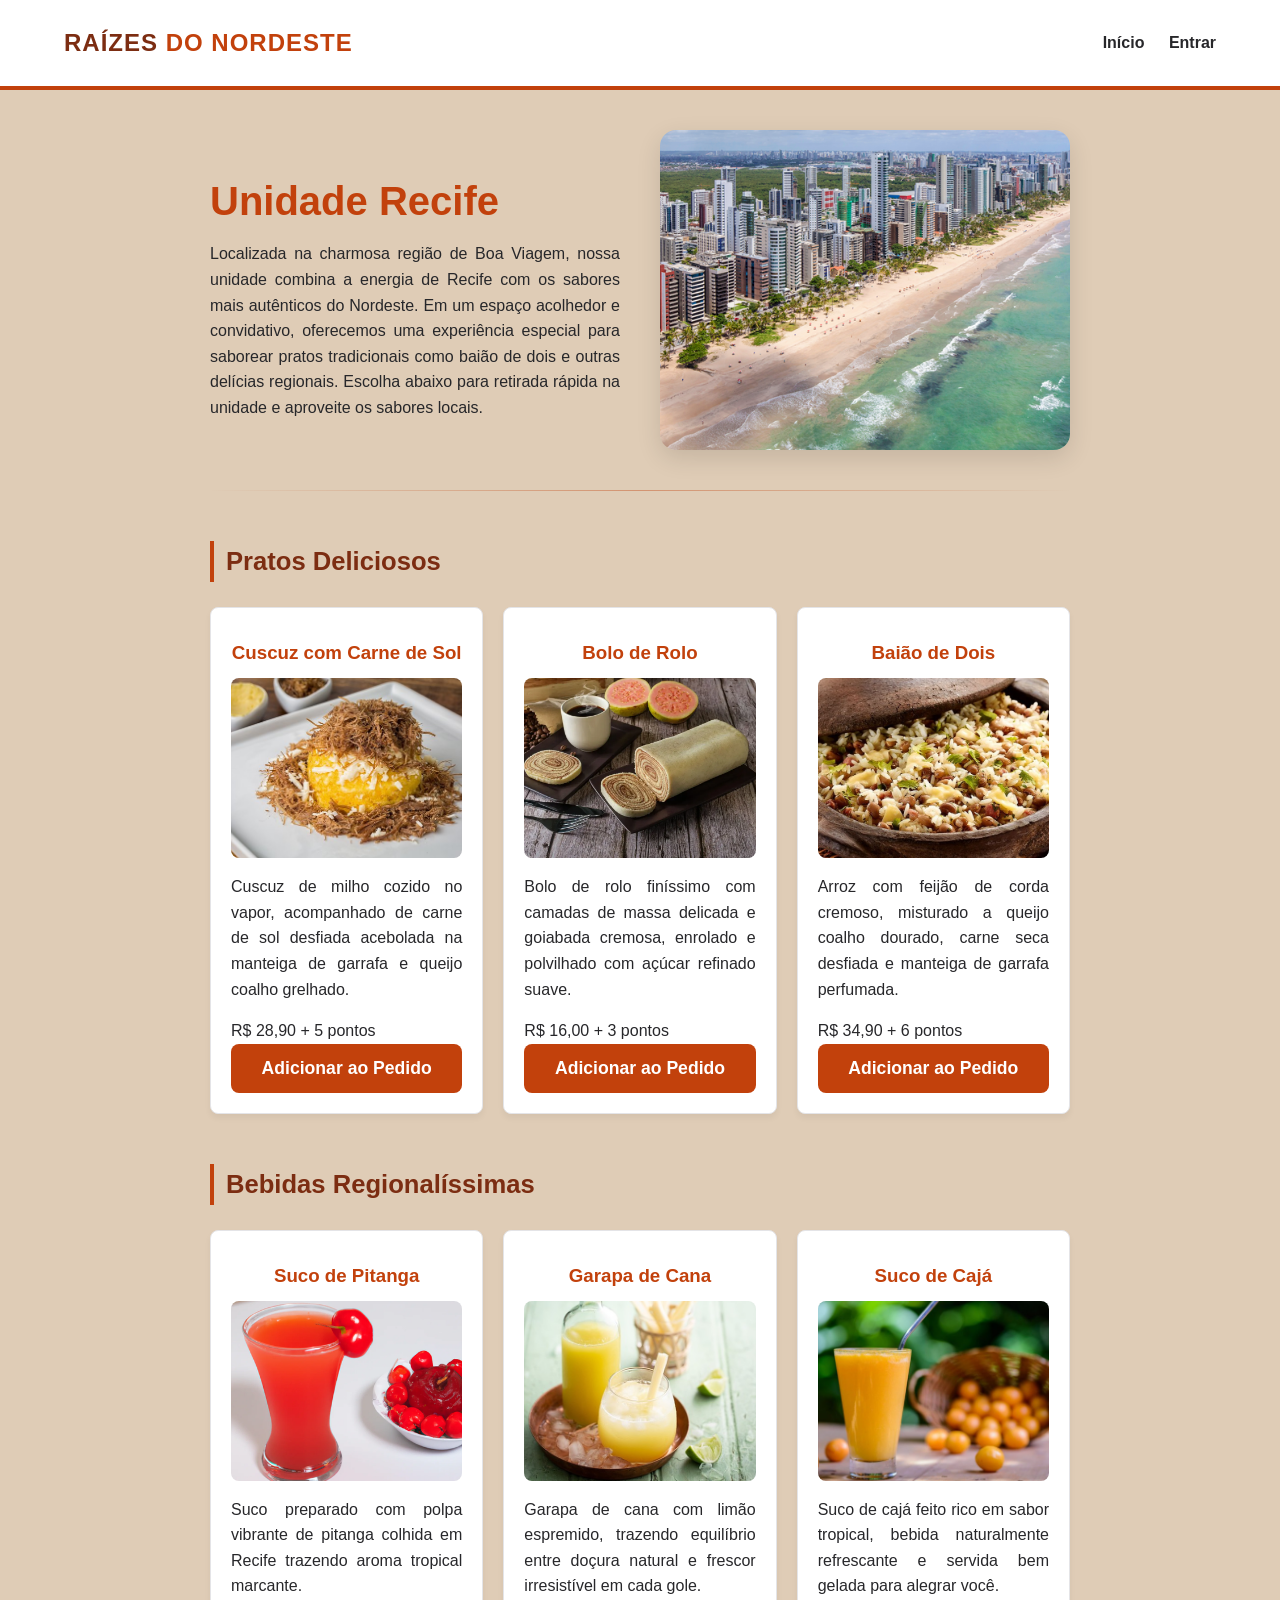
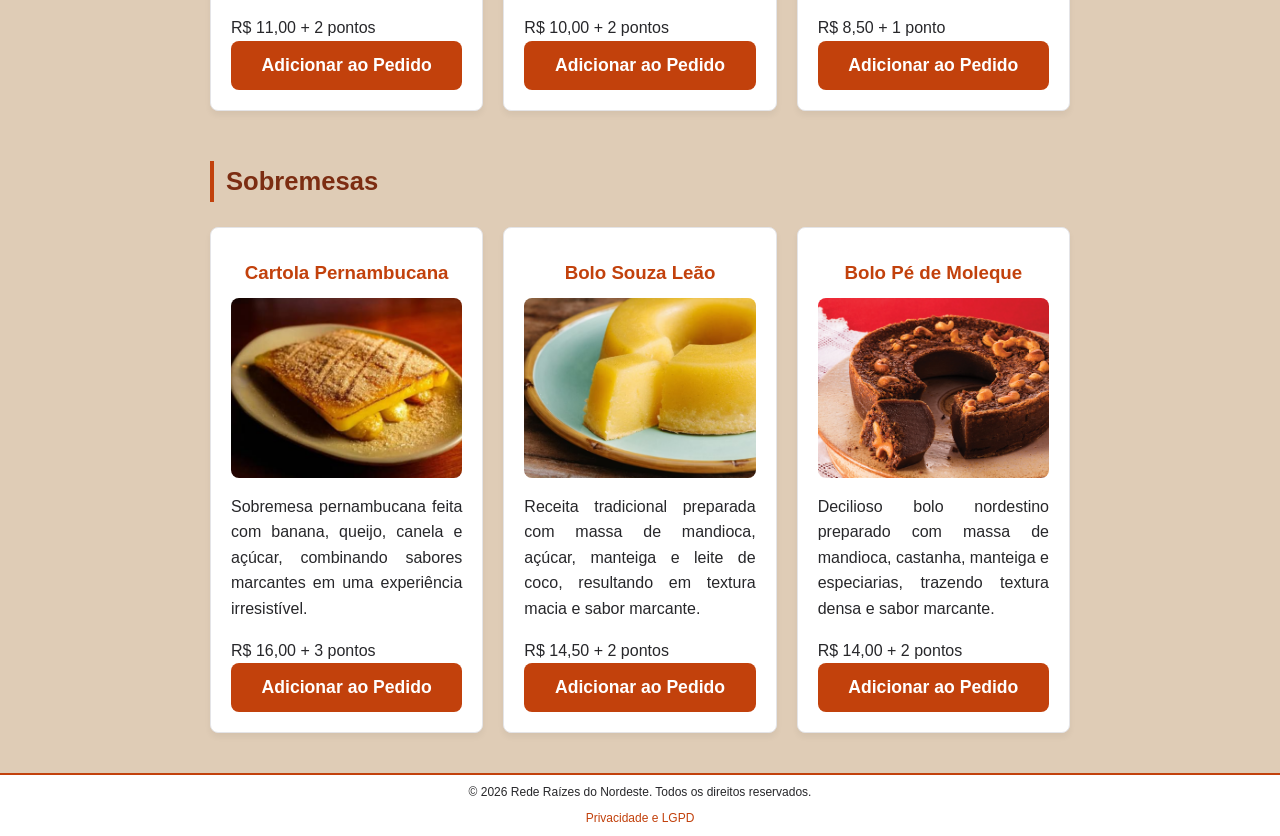
<file: unidade-recife.html>
<!DOCTYPE html>
<html lang="pt-BR">
<head>
    <meta charset="UTF-8">
    <meta name="viewport" content="width=device-width, initial-scale=1.0">
    <title>Cardápio Recife | Raízes do Nordeste</title>
    <link rel="stylesheet" href="style.css">
    <link rel="stylesheet" href="responsive.css">
</head>
<body>

    <header class="topo-plataforma">
        <div class="identidade-marca">
            <h2>RAÍZES <span>DO NORDESTE</span></h2>
        </div>
        <nav class="menu-navegacao">
            <a href="index.html">Início</a>
            <a href="carrinho.html" id="item-carrinho" class="link-carrinho-topo">Carrinho</a>
            <a href="login.html" id="link-acesso">Entrar</a>
        </nav>
    </header>

    <main class="container-principal">
        
        <section class="hero-unidade-especifica">
            <div class="conteudo-texto-unidade">
                <h1 class="titulo-principal">Unidade Recife</h1>
                <p class="texto-unidade">Localizada na charmosa região de Boa Viagem, nossa unidade combina a energia de Recife com os sabores mais autênticos do Nordeste.
                    Em um espaço acolhedor e convidativo, oferecemos uma experiência especial para saborear pratos tradicionais como baião de dois e outras delícias regionais.
                    Escolha abaixo para retirada rápida na unidade e aproveite os sabores locais.</p>
            </div>
            <div class="conteudo-imagem-unidade">
                <img src="imagens/unidaderecife.png" alt="Raízes do Nordeste Recife" class="imagem-hero-unidade">
            </div>
        </section>

        <hr class="divisor-secao">
        
        <h2 class="titulo-categoria-unidade">Pratos Deliciosos</h2>
        <section class="grade-produtos">
            
            <div class="card-produto card-unidade">
                <div class="imagem-prato-placeholder"></div> 
                
                <h3>Cuscuz com Carne de Sol</h3>
                <img src="imagens/cuscuzsol.jpg" alt="Cuscuz com Carne de Sol" class="imagem-prato">
                <p class="descricao-prato">Cuscuz de milho cozido no vapor, acompanhado de carne de sol desfiada acebolada na manteiga de garrafa e queijo coalho grelhado.</p>
                
                <div class="info-preco-pontos">
                    <span class="preco">R$ 28,90</span>
                    <span class="pontos">+ 5 pontos</span>
                </div>
                <button
                class="btn-acao-primaria btn-add-carrinho"
                data-nome="Cuscuz com Carne de Sol"
                data-preco="28.90"
                data-unidade="Recife">Adicionar ao Pedido
                </button>
            </div>

            <div class="card-produto card-unidade">
                <div class="imagem-prato-placeholder"></div>
                
                <h3>Bolo de Rolo</h3>
                <img src="imagens/boloderolo.png" alt="Bolo de Rolo" class="imagem-prato">
                <p class="descricao-prato">Bolo de rolo finíssimo com camadas de massa delicada e goiabada cremosa, enrolado e polvilhado com açúcar refinado suave.</p>
                
                <div class="info-preco-pontos">
                    <span class="preco">R$ 16,00</span>
                    <span class="pontos">+ 3 pontos</span>
                </div>
                <button
                class="btn-acao-primaria btn-add-carrinho"
                data-nome="Bolo de Rolo"
                data-preco="16.00"
                data-unidade="Recife">Adicionar ao Pedido
                </button>
            </div>

            <div class="card-produto card-unidade">
                <div class="imagem-prato-placeholder"></div>
                
                <h3>Baião de Dois</h3>
                <img src="imagens/baiao.jpg" alt="Baião de Dois" class="imagem-prato">
                <p class="descricao-prato">Arroz com feijão de corda cremoso, misturado a queijo coalho dourado, carne seca desfiada e manteiga de garrafa perfumada.</p>
                
                <div class="info-preco-pontos">
                    <span class="preco">R$ 34,90</span>
                    <span class="pontos">+ 6 pontos</span>
                </div>
                <button class="btn-acao-primaria btn-add-carrinho"
                data-nome="Baião de Dois"
                data-preco="34.90"
                data-unidade="Recife">Adicionar ao Pedido
                </button>
            </div>

        </section>

        <h2 class="titulo-categoria-unidade">Bebidas Regionalíssimas</h2>
        <section class="grade-produtos">

            <div class="card-produto card-unidade">
                <div class="imagem-prato-placeholder"></div>
                <h3>Suco de Pitanga</h3>
                <img src="imagens/sucopitanga.png" alt="Suco de Pitanga" class="imagem-prato">
                <p class="descricao-prato">Suco preparado com polpa vibrante de pitanga colhida em Recife trazendo aroma tropical marcante.</p>
                <div class="info-preco-pontos">
                    <span class="preco">R$ 11,00</span>
                    <span class="pontos">+ 2 pontos</span>
                </div>
                <button class="btn-acao-primaria btn-add-carrinho"
                data-nome="Suco de Pitanga"
                data-preco="11.00"
                data-unidade="Recife">Adicionar ao Pedido
                </button>
            </div>

            <div class="card-produto card-unidade">
                <div class="imagem-prato-placeholder"></div>
                <h3>Garapa de Cana</h3>
                <img src="imagens/garapacana.png" alt="Garapa de Cana com Limão" class="imagem-prato">
                <p class="descricao-prato">Garapa de cana com limão espremido, trazendo equilíbrio entre doçura natural e frescor irresistível em cada gole.</p>
                <div class="info-preco-pontos">
                    <span class="preco">R$ 10,00</span>
                    <span class="pontos">+ 2 pontos</span>
                </div>
                <button class="btn-acao-primaria btn-add-carrinho"
                data-nome="Garapa de Cana com Limão"
                data-preco="10.00"
                data-unidade="Recife">Adicionar ao Pedido
                </button>
            </div>

            <div class="card-produto card-unidade">
                <div class="imagem-prato-placeholder"></div>
                <h3>Suco de Cajá</h3>
                <img src="imagens/sucocaja.png" alt="Suco de Cajá" class="imagem-prato">
                <p class="descricao-prato">Suco de cajá feito rico em sabor tropical, bebida naturalmente refrescante e servida bem gelada para alegrar você.</p>
                <div class="info-preco-pontos">
                    <span class="preco">R$ 8,50</span>
                    <span class="pontos">+ 1 ponto</span>
                </div>
                <button class="btn-acao-primaria btn-add-carrinho"
                data-nome="Suco de Cajá"
                data-preco="8.50"
                data-unidade="Recife">Adicionar ao Pedido
                </button>
            </div>

        </section>

        <h2 class="titulo-categoria-unidade">Sobremesas</h2>
        <section class="grade-produtos">
            
            <div class="card-produto card-unidade">
                <div class="imagem-prato-placeholder"></div>
                <h3>Cartola Pernambucana</h3>
                <img src="imagens/cartola.png" alt="Cartola Pernambucana" class="imagem-prato">
                <p class="descricao-prato">Sobremesa pernambucana feita com banana, queijo, canela e açúcar, combinando sabores marcantes em uma experiência irresistível.</p>
                <div class="info-preco-pontos">
                    <span class="preco">R$ 16,00</span>
                    <span class="pontos">+ 3 pontos</span>
                </div>
                <button class="btn-acao-primaria btn-add-carrinho"
                data-nome="Cartola Pernambucana"
                data-preco="16.00"
                data-unidade="Recife">Adicionar ao Pedido
                </button>
            </div>

            <div class="card-produto card-unidade">
                <div class="imagem-prato-placeholder"></div>
                <h3>Bolo Souza Leão</h3>
                <img src="imagens/bolosouza.png" alt="Bolo Souza Leão" class="imagem-prato">
                <p class="descricao-prato">Receita tradicional preparada com massa de mandioca, açúcar, manteiga e leite de coco, resultando em textura macia e sabor marcante.</p>
                <div class="info-preco-pontos">
                    <span class="preco">R$ 14,50</span>
                    <span class="pontos">+ 2 pontos</span>
                </div>
                <button class="btn-acao-primaria btn-add-carrinho"
                data-nome="Bolo Souza Leão"
                data-preco="14.50"
                data-unidade="Recife">Adicionar ao Pedido
                </button>
            </div>

            <div class="card-produto card-unidade">
                <div class="imagem-prato-placeholder"></div>
                <h3>Bolo Pé de Moleque</h3>
                <img src="imagens/bolope.png" alt="Bolinho de Estudante" class="imagem-prato">
                <p class="descricao-prato">Decilioso bolo nordestino preparado com massa de mandioca, castanha, manteiga e especiarias, trazendo textura densa e sabor marcante.</p>
                <div class="info-preco-pontos">
                    <span class="preco">R$ 14,00</span>
                    <span class="pontos">+ 2 pontos</span>
                </div>
                <button class="btn-acao-primaria btn-add-carrinho"
                data-nome="Bolo Pé de Moleque"
                data-preco="14.00"
                data-unidade="Recife">Adicionar ao Pedido
                </button>
            </div>

        </section>

    </main>

    <footer class="rodape-plataforma">
        <p>&copy; 2026 Rede Raízes do Nordeste. Todos os direitos reservados.</p>
        <nav class="links-auxiliares">
            <a href="privacidade.html">Privacidade e LGPD</a>
        </nav>
    </footer>
    
    <script src="authcheck.js"></script>
    <script src="cardapio.js"></script>
    
</body>
</html>
</file>
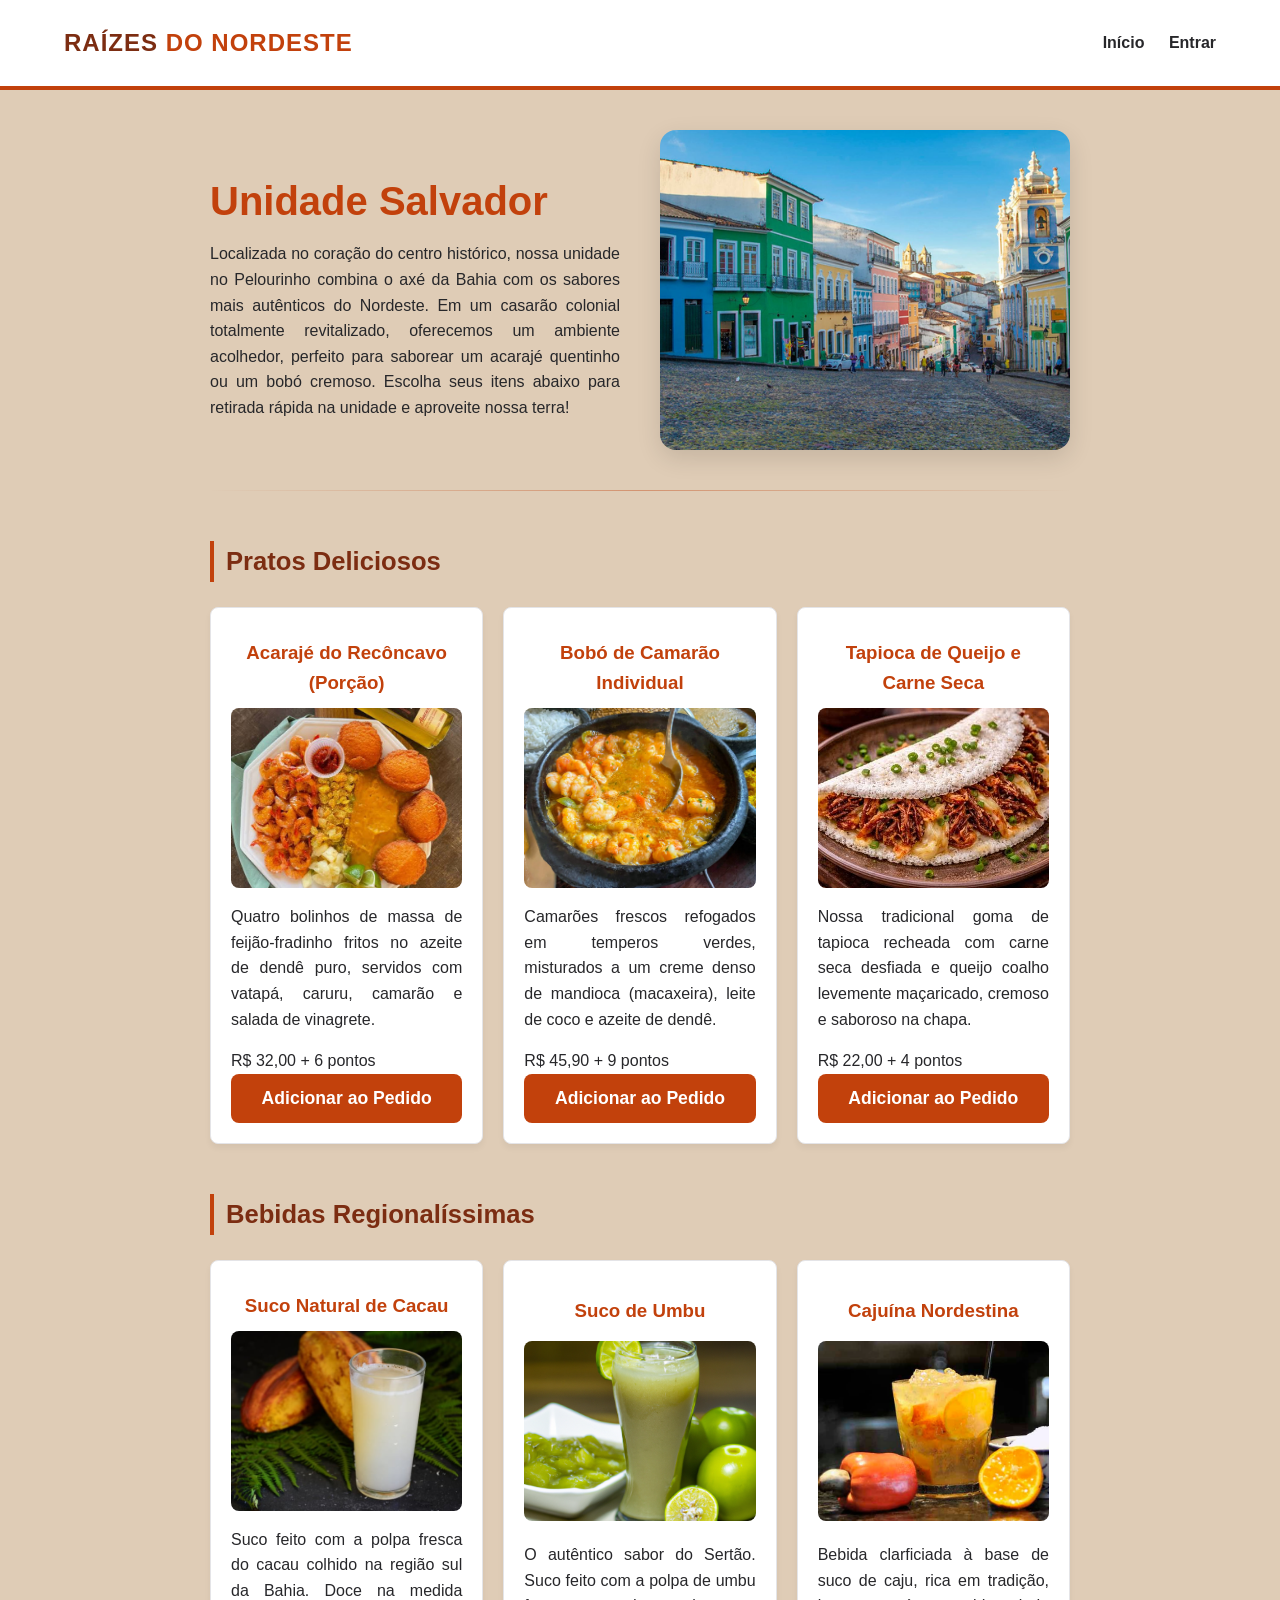
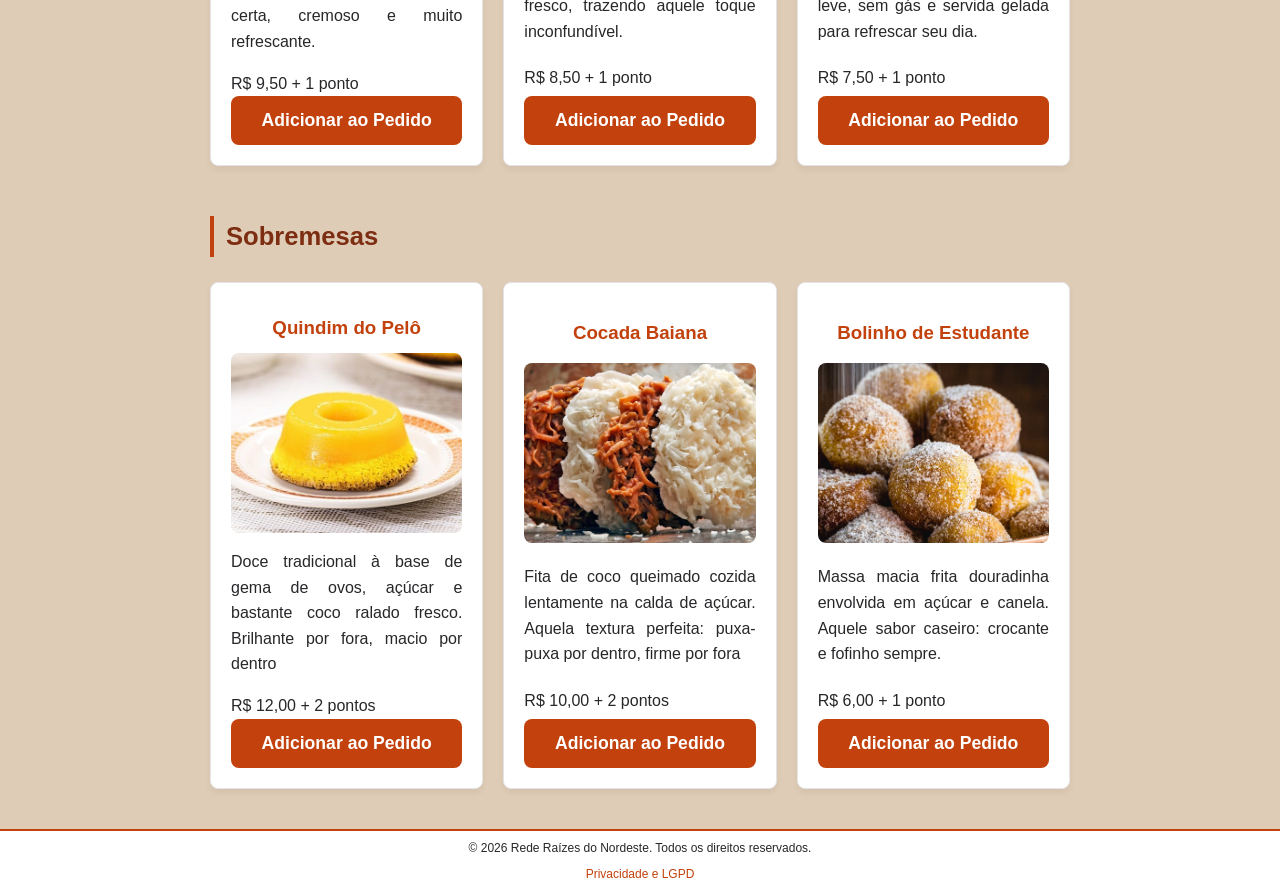
<file: unidade-salvador.html>
<!DOCTYPE html>
<html lang="pt-BR">
<head>
    <meta charset="UTF-8">
    <meta name="viewport" content="width=device-width, initial-scale=1.0">
    <title>Cardápio Salvador | Raízes do Nordeste</title>
    <link rel="stylesheet" href="style.css">
    <link rel="stylesheet" href="responsive.css">
</head>
<body>

    <header class="topo-plataforma">
        <div class="identidade-marca">
            <h2>RAÍZES <span>DO NORDESTE</span></h2>
        </div>
        <nav class="menu-navegacao">
            <a href="index.html">Início</a>
            <a href="carrinho.html" id="item-carrinho" class="link-carrinho-topo">Carrinho</a>
            <a href="login.html" id="link-acesso">Entrar</a>
        </nav>
    </header>

    <main class="container-principal">
        
        <section class="hero-unidade-especifica">
            <div class="conteudo-texto-unidade">
                <h1 class="titulo-principal">Unidade Salvador</h1>
                <p class="texto-unidade">Localizada no coração do centro histórico, nossa unidade no Pelourinho combina o axé da Bahia com os sabores mais autênticos do Nordeste.
                    Em um casarão colonial totalmente revitalizado, oferecemos um ambiente acolhedor, perfeito para saborear um acarajé quentinho ou um bobó cremoso.
                    Escolha seus itens abaixo para retirada rápida na unidade e aproveite nossa terra!</p>
            </div>
            <div class="conteudo-imagem-unidade">
                <img src="imagens/unidadesalvador.png" alt="Raízes do Nordeste Salvador" class="imagem-hero-unidade">
            </div>
        </section>

        <hr class="divisor-secao">
        
        <h2 class="titulo-categoria-unidade">Pratos Deliciosos</h2>
        <section class="grade-produtos">
            
            <div class="card-produto card-unidade">
                <div class="imagem-prato-placeholder"></div> 
                
                <h3>Acarajé do Recôncavo (Porção)</h3>
                <img src="imagens/acaraje.png" alt="Acarajé do Recôncavo" class="imagem-prato">
                <p class="descricao-prato">Quatro bolinhos de massa de feijão-fradinho fritos no azeite de dendê puro, servidos com vatapá, caruru, camarão e salada de vinagrete.</p>
                
                <div class="info-preco-pontos">
                    <span class="preco">R$ 32,00</span>
                    <span class="pontos">+ 6 pontos</span>
                </div>
                <button class="btn-acao-primaria btn-add-carrinho"
                data-nome="Acarajé do Recôncavo"
                data-preco="32.00"
                data-unidade="Salvador">Adicionar ao Pedido
                </button>
            </div>

            <div class="card-produto card-unidade">
                <div class="imagem-prato-placeholder"></div>
                
                <h3>Bobó de Camarão Individual</h3>
                <img src="imagens/bobo.jpg" alt="Bobó de Camarão Individual" class="imagem-prato">
                <p class="descricao-prato">Camarões frescos refogados em temperos verdes, misturados a um creme denso de mandioca (macaxeira), leite de coco e azeite de dendê.</p>
                
                <div class="info-preco-pontos">
                    <span class="preco">R$ 45,90</span>
                    <span class="pontos">+ 9 pontos</span>
                </div>
                <button class="btn-acao-primaria btn-add-carrinho"
                data-nome="Bobó de Camarão Individual"
                data-preco="45.90"
                data-unidade="Salvador">Adicionar ao Pedido
                </button>
            </div>

            <div class="card-produto card-unidade">
                <div class="imagem-prato-placeholder"></div>
                
                <h3>Tapioca de Queijo e Carne Seca</h3>
                <img src="imagens/tapioca.jpg" alt="Tapioca de Queijo e Carne Seca" class="imagem-prato">
                <p class="descricao-prato">Nossa tradicional goma de tapioca recheada com carne seca desfiada e queijo coalho levemente maçaricado, cremoso e saboroso na chapa.</p>
                
                <div class="info-preco-pontos">
                    <span class="preco">R$ 22,00</span>
                    <span class="pontos">+ 4 pontos</span>
                </div>
                <button class="btn-acao-primaria btn-add-carrinho"
                data-nome="Tapioca de Queijo e Carne Seca"
                data-preco="22.00"
                data-unidade="Salvador">Adicionar ao Pedido
                </button>
            </div>

        </section>

        <h2 class="titulo-categoria-unidade">Bebidas Regionalíssimas</h2>
        <section class="grade-produtos">

            <div class="card-produto card-unidade">
                <div class="imagem-prato-placeholder"></div>
                <h3>Suco Natural de Cacau</h3>
                <img src="imagens/sucocacau.png" alt="Suco Natural de Cacau" class="imagem-prato">
                <p class="descricao-prato">Suco feito com a polpa fresca do cacau colhido na região sul da Bahia. Doce na medida certa, cremoso e muito refrescante.</p>
                <div class="info-preco-pontos">
                    <span class="preco">R$ 9,50</span>
                    <span class="pontos">+ 1 ponto</span>
                </div>
                <button class="btn-acao-primaria btn-add-carrinho"
                data-nome="Suco de Cacau"
                data-preco="9.50"
                data-unidade="Salvador">Adicionar ao Pedido
                </button>
            </div>

            <div class="card-produto card-unidade">
                <div class="imagem-prato-placeholder"></div>
                <h3>Suco de Umbu</h3>
                <img src="imagens/sucoumbu.png" alt="Suco de Umbu" class="imagem-prato">
                <p class="descricao-prato">O autêntico sabor do Sertão. Suco feito com a polpa de umbu fresco, trazendo aquele toque inconfundível.</p>
                <div class="info-preco-pontos">
                    <span class="preco">R$ 8,50</span>
                    <span class="pontos">+ 1 ponto</span>
                </div>
                <button class="btn-acao-primaria btn-add-carrinho"
                data-nome="Suco de Umbu"
                data-preco="8.50"
                data-unidade="Salvador">Adicionar ao Pedido
                </button>
            </div>

            <div class="card-produto card-unidade">
                <div class="imagem-prato-placeholder"></div>
                <h3>Cajuína Nordestina</h3>
                <img src="imagens/sucocajuina.png" alt="Cajuína" class="imagem-prato">
                <p class="descricao-prato">Bebida clarficiada à base de suco de caju, rica em tradição, leve, sem gás e servida gelada para refrescar seu dia.</p>
                <div class="info-preco-pontos">
                    <span class="preco">R$ 7,50</span>
                    <span class="pontos">+ 1 ponto</span>
                </div>
                <button class="btn-acao-primaria btn-add-carrinho"
                data-nome="Cajuína Nordestina"
                data-preco="7.50"
                data-unidade="Salvador">Adicionar ao Pedido
                </button>
            </div>

        </section>

        <h2 class="titulo-categoria-unidade">Sobremesas</h2>
        <section class="grade-produtos">
            
            <div class="card-produto card-unidade">
                <div class="imagem-prato-placeholder"></div>
                <h3>Quindim do Pelô</h3>
                <img src="imagens/quindim.png" alt="Quindim" class="imagem-prato">
                <p class="descricao-prato">Doce tradicional à base de gema de ovos, açúcar e bastante coco ralado fresco. Brilhante por fora, macio por dentro</p>
                <div class="info-preco-pontos">
                    <span class="preco">R$ 12,00</span>
                    <span class="pontos">+ 2 pontos</span>
                </div>
                <button class="btn-acao-primaria btn-add-carrinho"
                data-nome="Quindim do Pelô"
                data-preco="12.00"
                data-unidade="Salvador">Adicionar ao Pedido
                </button>
            </div>

            <div class="card-produto card-unidade">
                <div class="imagem-prato-placeholder"></div>
                <h3>Cocada Baiana</h3>
                <img src="imagens/cocadabaiana.png" alt="Cocada Baiana" class="imagem-prato">
                <p class="descricao-prato">Fita de coco queimado cozida lentamente na calda de açúcar. Aquela textura perfeita: puxa-puxa por dentro, firme por fora</p>
                <div class="info-preco-pontos">
                    <span class="preco">R$ 10,00</span>
                    <span class="pontos">+ 2 pontos</span>
                </div>
                <button class="btn-acao-primaria btn-add-carrinho"
                data-nome="Cocada Baiana"
                data-preco="10.00"
                data-unidade="Salvador">Adicionar ao Pedido
                </button>
            </div>

            <div class="card-produto card-unidade">
                <div class="imagem-prato-placeholder"></div>
                <h3>Bolinho de Estudante</h3>
                <img src="imagens/bolinhoestudante.png" alt="Bolinho de Estudante" class="imagem-prato">
                <p class="descricao-prato">Massa macia frita douradinha envolvida em açúcar e canela. Aquele sabor caseiro: crocante e fofinho sempre.</p>
                <div class="info-preco-pontos">
                    <span class="preco">R$ 6,00</span>
                    <span class="pontos">+ 1 ponto</span>
                </div>
                <button class="btn-acao-primaria btn-add-carrinho"
                data-nome="Bolinho de Estudante"
                data-preco="6.00"
                data-unidade="Salvador">Adicionar ao Pedido
                </button>
            </div>

        </section>

    </main>

    <footer class="rodape-plataforma">
        <p>&copy; 2026 Rede Raízes do Nordeste. Todos os direitos reservados.</p>
        <nav class="links-auxiliares">
            <a href="privacidade.html">Privacidade e LGPD</a>
        </nav>
    </footer>

    <script src="authcheck.js"></script>
    <script src="cardapio.js"></script>

</body>
</html>
</file>
<file: style.css>
:root {
    --laranja-raiz: #c2410c; 
    --fundo-creme: #dfccb6;  
    --texto-escuro: #27272a;
    --branco: #ffffff;
    --marrom-quente: #7c2d12; 
}

/* Reset básico */
*, *::before, *::after {
    box-sizing: border-box;
}

html {
    scroll-behavior: smooth;
}

body {
    font-family: 'Segoe UI', Tahoma, Geneva, Verdana, sans-serif;
    background-color: var(--fundo-creme);
    color: var(--texto-escuro);
    line-height: 1.6;
    margin: 0;
}

/* Cabeçalho e Navegação */
.topo-plataforma {
    background-color: var(--branco);
    padding: 1.5rem 5%;
    display: flex;
    justify-content: space-between;
    align-items: center;
    position: sticky;
    top: 0;
    z-index: 1000;
    border-bottom: 4px solid var(--laranja-raiz);
}

.identidade-marca h2 {
    color: var(--marrom-quente);
    letter-spacing: 1px;
    margin: 0;
}

.identidade-marca span {
    color: var(--laranja-raiz);
}

.menu-navegacao a {
    text-decoration: none;
    color: var(--texto-escuro);
    margin-left: 20px;
    font-weight: 600;
    padding-bottom: 5px;
    transition: 0.3s;
}

.menu-navegacao a:hover {
    color: var(--laranja-raiz);
    border-bottom: 2px solid var(--laranja-raiz);
}

.secao-unidades {
    scroll-margin-top: 90px;
}

.secao-promocoes {
    scroll-margin-top: 90px;
}

/* Layout Principal */
.container-principal {
    max-width: 900px;
    margin: 40px auto;
    padding: 0 20px;
}

.divisor-secao {
    border: none;
    height: 2px;
    width: 100%;
    margin: 100px auto;
    background: linear-gradient(to right, transparent, var(--laranja-raiz), transparent);
    opacity: 0.4;
}

.bloco-cabecalho {
    text-align: center;
    margin-bottom: 30px;
}

.bloco-cabecalho h2 {
    color: var(--laranja-raiz);
    font-size: 2rem;
    margin-bottom: 0.5rem;
}

/* Hero */
.secao-hero {
    display: flex;
    align-items: center;
    gap: 30px;
}

.texto-chamada {
    flex: 1;
}

.titulo-principal {
    color: var(--laranja-raiz);
    font-size: 2.5rem;
    margin-bottom: 1rem;
    line-height: 1.2;
}

.texto-principal {
    text-align: justify;
    line-height: 1.6;
}

.texto-cardapio {
    text-align: center;
    line-height: 1.6;
}

.imagem-destaque img {
    width: 100%;
    max-width: 400px;
    border-radius: 15px;
    box-shadow: 0 10px 25px -5px rgba(0, 0, 0, 0.1);
    margin-top: 30px;
}

/* Botões */
.btn-acao-primaria {
    background-color: var(--laranja-raiz);
    color: white;
    padding: 14px 24px;
    border-radius: 8px;
    border: none;
    width: 100%;
    font-weight: bold;
    font-size: 1.1rem;
    cursor: pointer;
    transition: background 0.3s, transform 0.2s;
}

.btn-acao-primaria:hover {
    background-color: var(--marrom-quente);
    transform: translateY(-2px);
}

.btn-link-secundario {
    background: none;
    border: none;
    color: var(--laranja-raiz);
    text-decoration: underline;
    cursor: pointer;
    display: block;
    margin: 20px auto 0;
}

.btn-link-bloco {
    display: block;
    text-align: center;
    text-decoration: none;
    font-size: 0.9rem;
    padding: 12px;
}

.btn-desativado {
    background-color: #a1a1aa;
    cursor: not-allowed;
}

.btn-desativado:hover {
    background-color: #a1a1aa;
    transform: none;
}

/* Login */
.card-login-customizado {
    background: var(--branco);
    border-radius: 12px;
    padding: 40px;
    box-shadow: 0 10px 25px -5px rgba(0, 0, 0, 0.1);
    margin-bottom: 40px;
}

.titulo-marca {
    color: var(--laranja-raiz);
}

.cabecalho-formulario h3 {
    color: var(--laranja-raiz);
    font-size: 1.8rem;
    margin-top: 0;
    margin-bottom: 5px;
}

.grupo-campo label {
    display: block;
    font-weight: 600;
    margin-bottom: 5px;
    color: var(--texto-escuro);
}

.grupo-campo input {
    width: 100%;
    padding: 14px;
    margin: 0 0 20px 0;
    border: 2px solid #e4e4e7;
    border-radius: 8px;
    font-size: 1rem;
    transition: border-color 0.3s;
}

.grupo-campo input:focus {
    outline: none;
    border-color: var(--laranja-raiz);
}

.alternativa-login {
    margin-top: 20px;
    text-align: center;
    font-size: 0.9rem;
}

.link-cadastro {
    color: var(--laranja-raiz);
    font-weight: bold;
    text-decoration: none;
}

.link-cadastro:hover {
    text-decoration: underline;
}

/* Unidades e Produtos */
.grade-produtos {
    display: grid;
    grid-template-columns: repeat(3, 1fr);
    gap: 20px;
}

.card-produto {
    background: var(--branco);
    border-radius: 8px;
    padding: 20px;
}

.titulo-categoria-unidade {
    color: var(--marrom-quente);
    font-size: 1.6rem;
    margin-top: 50px;
    margin-bottom: 25px;
    padding-left: 12px;
    border-left: 4px solid var(--laranja-raiz);
}

.card-unidade {
    border: 1px solid #e4e4e7;
    box-shadow: 0 4px 6px rgba(0, 0, 0, 0.05);
    display: flex;
    flex-direction: column;
    justify-content: space-between;
}

.card-unidade h3 {
    text-align: center;
    color: var(--laranja-raiz);
    margin-top: 10px;
    margin-bottom: 10px;
}

.card-unidade .endereco {
    text-align: center;
    font-size: 0.9rem;
    color: var(--texto-escuro);
    opacity: 0.8;
    margin-bottom: 5px;
}

.card-unidade .status {
    text-align: center;
    margin-bottom: 15px;
}

.imagem-unidade {
    width: 100%;
    height: 180px;
    object-fit: cover;
    border-radius: 8px;
    margin-bottom: 10px;
}

.imagem-prato {
    width: 100%;
    height: 180px;
    object-fit: cover;
    border-radius: 8px;
    border-bottom: 10px;
}

.descricao-prato {
    text-align: justify;
}

.info-preco-pontos {
    text-align: justify;
}

/* Campanhas */
.secao-promocoes {
    background: var(--branco);
    padding: 30px;
    border-radius: 12px;
    box-shadow: 0 10px 25px -5px rgba(0, 0, 0, 0.1);
}

.grade-promocoes {
    display: flex;
    gap: 20px;
}

.card-promo {
    flex: 1;
    background: var(--fundo-creme);
    padding: 20px;
    border-radius: 8px;
}

.tag-promo {
    color: white;
    padding: 4px 8px;
    border-radius: 4px;
    font-size: 0.75rem;
    font-weight: bold;
    display: inline-block;
    margin-bottom: 10px;
}

.tag-laranja { background-color: var(--laranja-raiz); }
.tag-marrom { background-color: var(--marrom-quente); }

.card-promo h4 {
    margin: 5px 0;
    color: var(--texto-escuro);
}

.card-promo p {
    font-size: 0.9rem;
    margin-bottom: 0;
}

/* Footer */
.rodape-plataforma {
    text-align: center;
    padding: 6px 0;
    margin-top: 20px;
    background-color: var(--branco);
    border-top: 2px solid var(--laranja-raiz);
}

.rodape-plataforma p {
    margin: 2px 0;
    font-size: 0.75rem;
}

.links-auxiliares {
    margin: 0;
}

.links-auxiliares a {
    color: var(--laranja-raiz);
    text-decoration: none;
    font-size: 0.75rem;
}

.links-auxiliares a:hover {
    text-decoration: underline;
}

/* LGPD */
.link-marca {
    text-decoration: none;
}

.card-privacidade {
    max-width: 800px;
    margin: 40px auto;
}

.cabecalho-privacidade {
    margin-bottom: 30px;
    border-bottom: 2px solid var(--fundo-creme);
    padding-bottom: 15px;
}

.conteudo-privacidade {
    text-align: justify;
    line-height: 1.8;
}

.conteudo-privacidade h4 {
    color: var(--marrom-quente);
    margin-top: 25px;
    margin-bottom: 10px;
}

.conteudo-privacidade ul {
    padding-left: 20px;
    margin-bottom: 20px;
}

.conteudo-privacidade a {
    color: var(--laranja-raiz);
}

/* Hero Unidades */
.hero-unidade-especifica {
    display: flex;
    align-items: center;
    justify-content: space-between;
    gap: 40px;
    margin-top: 20px;
    margin-bottom: 20px;
}

.conteudo-texto-unidade {
    text-align: justify;
    line-height: 1.6;
    flex: 1;
}

.conteudo-texto-unidade .texto-cardapio {
    font-size: 1.1rem;
    line-height: 1.7;
    margin-top: 15px;
    color: var(--marrom-quente);
}

.conteudo-imagem-unidade {
    flex: 1;
    display: flex;
    justify-content: center;
}

.imagem-hero-unidade {
    width: 100%;
    max-width: 480px;
    height: 320px;
    object-fit: cover;
    border-radius: 16px;
    box-shadow: 0 8px 24px rgba(0, 0, 0, 0.12);
}

.titulo-estatisticas {
    color: var(--marrom-quente);
    font-size: 1.6rem;
    margin-top: 50px;
    margin-bottom: 25px;
    padding-left: 12px;
    border-left: 4px solid var(--laranja-raiz);
}

.divisor-secao {
    border: 0;
    height: 1px;
    background-color: var(--fundo-creme);
    margin: 40px 0;
}

/* Carrinho */
.item-no-carrinho {
    border-bottom: 1px dashed #ddd;
    padding: 10px 0;
    font-size: 1.05rem;
}

.btn-secundario {
    background-color: var(--laranja-raiz);
    color: white;
    padding: 14px 24px;
    border-radius: 8px;
    border: none;
    width: 100%;
    font-weight: bold;
    font-size: 1.1rem;
    cursor: pointer;
    transition: background 0.3s, transform 0.2s;
}

.resumo-valores {
    background-color: #fcfcfc;
    border: 1px solid #eee;
    padding: 15px;
    border-radius: 8px;
    margin: 20px 0;
}

.linha-resumo {
    display: flex;
    justify-content: space-between;
    margin-bottom: 8px;
    color: #444;
}

.desconto-linha {
    color: #28a745;
    font-weight: 500;
}

.total-linha {
    font-size: 1.3rem;
    color: #222;
    margin-top: 10px;
}

.pontos-ganhos-linha {
    font-size: 0.9rem;
    color: #666;
    margin-top: 5px;
}

.box-categoria-unidade {
    background-color: #f4faf6;
    border: 1px solid #d4edda;
    border-left: 4px solid #28a745;
    padding: 12px;
    border-radius: 6px;
    margin: 15px 0;
    text-align: left;
}

.box-fidelidade-carrinho h4 {
    margin: 0 0 5px 0;
    color: #155724;
}

.grupo-campo-checkbox {
    display: flex;
    align-items: center;
    gap: 8px;
    margin-top: 8px;
    cursor: pointer;
}

.conteudo-principal {
    padding: 2.5rem 20px;
    border-radius: 12px;
    margin: 40px auto;
    max-width: 900px;
    box-shadow: inset 0 2px 4px rgba(0,0,0,0.02);
}

.formas-pagamento {
    text-align: left;
    margin-bottom: 25px;
}

.formas-pagamento h4 {
    margin-bottom: 10px;
    color: #333;
}

.grupo-radio {
    display: flex;
    align-items: center;
    gap: 10px;
    margin-bottom: 10px;
    cursor: pointer;
}

.visually-hidden {
    display: none !important;
}

.linha-tempo-status {
    display: flex;
    justify-content: space-between;
    position: relative;
    margin: 30px 0;
}

.linha-tempo-status::before {
    content: '';
    position: absolute;
    top: 20px;
    left: 10%;
    width: 80%;
    height: 4px;
    background-color: #ddd;
    z-index: 1;
}

.passo-status {
    display: flex;
    flex-direction: column;
    align-items: center;
    width: 30%;
    z-index: 2;
    color: #999;
    font-weight: bold;
    font-size: 0.9rem;
    transition: all 0.4s ease;
}

.circulo-status {
    width: 40px;
    height: 40px;
    background-color: #ddd;
    color: #666;
    border-radius: 50%;
    display: flex;
    align-items: center;
    justify-content: center;
    font-size: 1.1rem;
    margin-bottom: 8px;
    transition: all 0.4s ease;
}

.passo-status.ativo {
    color: #222;
}

#status-recebido.ativo .circulo-status {
    background-color: #ff9f43; /* Laranja para recebido */
    color: white;
}

#status-preparacao.ativo .circulo-status {
    background-color: #007bff; /* Azul para preparação */
    color: white;
}

#status-pronto.ativo .circulo-status {
    background-color: #28a745; /* Verde para pronto */
    color: white;
}

.box-instrucoes-retirada {
    background-color: #fff9e6;
    border: 1px solid #ffeeba;
    padding: 15px;
    border-radius: 6px;
    margin-bottom: 25px;
    text-align: center;
}

.aviso-retirada {
    color: #856404;
    font-size: 0.95rem;
    margin-top: 5px;
}

.text-center-link {
    display: block;
    text-align: center;
    text-decoration: none;
}

/* Lembrete: Estilizar as caixas de texto do admin */
.titulo-camp {
    background-color: #fff9e6;
    border-radius: 6px;
}

.teste {
    background-color: #fff9e6;
    border-radius: 6px;
    width: 500px;
}

.btn-publi-camp {
    margin-top: 30px;
    background-color: var(--laranja-raiz);
    color: white;
    padding: 14px 24px;
    border-radius: 8px;
    border: none;
    width: 100%;
    font-weight: bold;
    font-size: 1.1rem;
    cursor: pointer;
    transition: background 0.3s, transform 0.2s;
}

.btn-publi-camp:hover {
    background-color: var(--marrom-quente);
    transform: translateY(-2px);
}
</file>
<file: responsive.css>
/* =========================================
   RESPONSIVE.CSS - Raízes do Nordeste
   ========================================= */

/* Ajustes para dispositivos móveis (Celulares até 600px) */
@media (max-width: 600px) {
    .topo-plataforma {
        flex-direction: column;
        text-align: center;
        padding: 1rem;
    }

    .menu-navegacao {
        margin-top: 15px;
        display: flex;
        flex-wrap: wrap;
        justify-content: center;
        gap: 15px;
    }

    .menu-navegacao a {
        margin-left: 0;
    }

    .container-principal {
        padding: 10px;
        margin: 20px auto;
    }

    .secao-hero {
        flex-direction: column;
        text-align: center;
    }

    .imagem-destaque img {
        max-width: 100%;
    }
    
    .card-login-customizado {
        padding: 20px;
        margin-top: 20px;
        border-radius: 8px;
    }

    .grade-produtos {
        grid-template-columns: 1fr; /* Unidades empilhadas */
    }

    .grade-promocoes {
        flex-direction: column; /* Promos empilhadas */
    }

    .secao-promocoes {
        padding: 20px;
    }
}

/* Ajustes para tablets e telas médias (601px a 1024px) */
@media (min-width: 601px) and (max-width: 1024px) {
    .container-principal {
        max-width: 800px;
    }

    .secao-hero {
        flex-direction: column;
        text-align: center;
    }

    .grade-produtos {
        grid-template-columns: repeat(2, 1fr); /* Grades em 2 colunas */
    }
}

/* Ajustes específicos para o Totem (Telas em pé) */
@media screen and (orientation: portrait) and (max-width: 800px) {
    .btn-acao-primaria {
        padding: 20px; 
        font-size: 1.2rem;
    }
}

/* ==========================================
   RESPONSIVIDADE - UNIDADE SALVADOR
   ========================================== */
@media (max-width: 768px) {
    .hero-unidade-especifica {
        flex-direction: column;
        gap: 25px;
        text-align: center;
    }
    
    .imagem-hero-unidade {
        height: 240px;
    }
}
</file>
